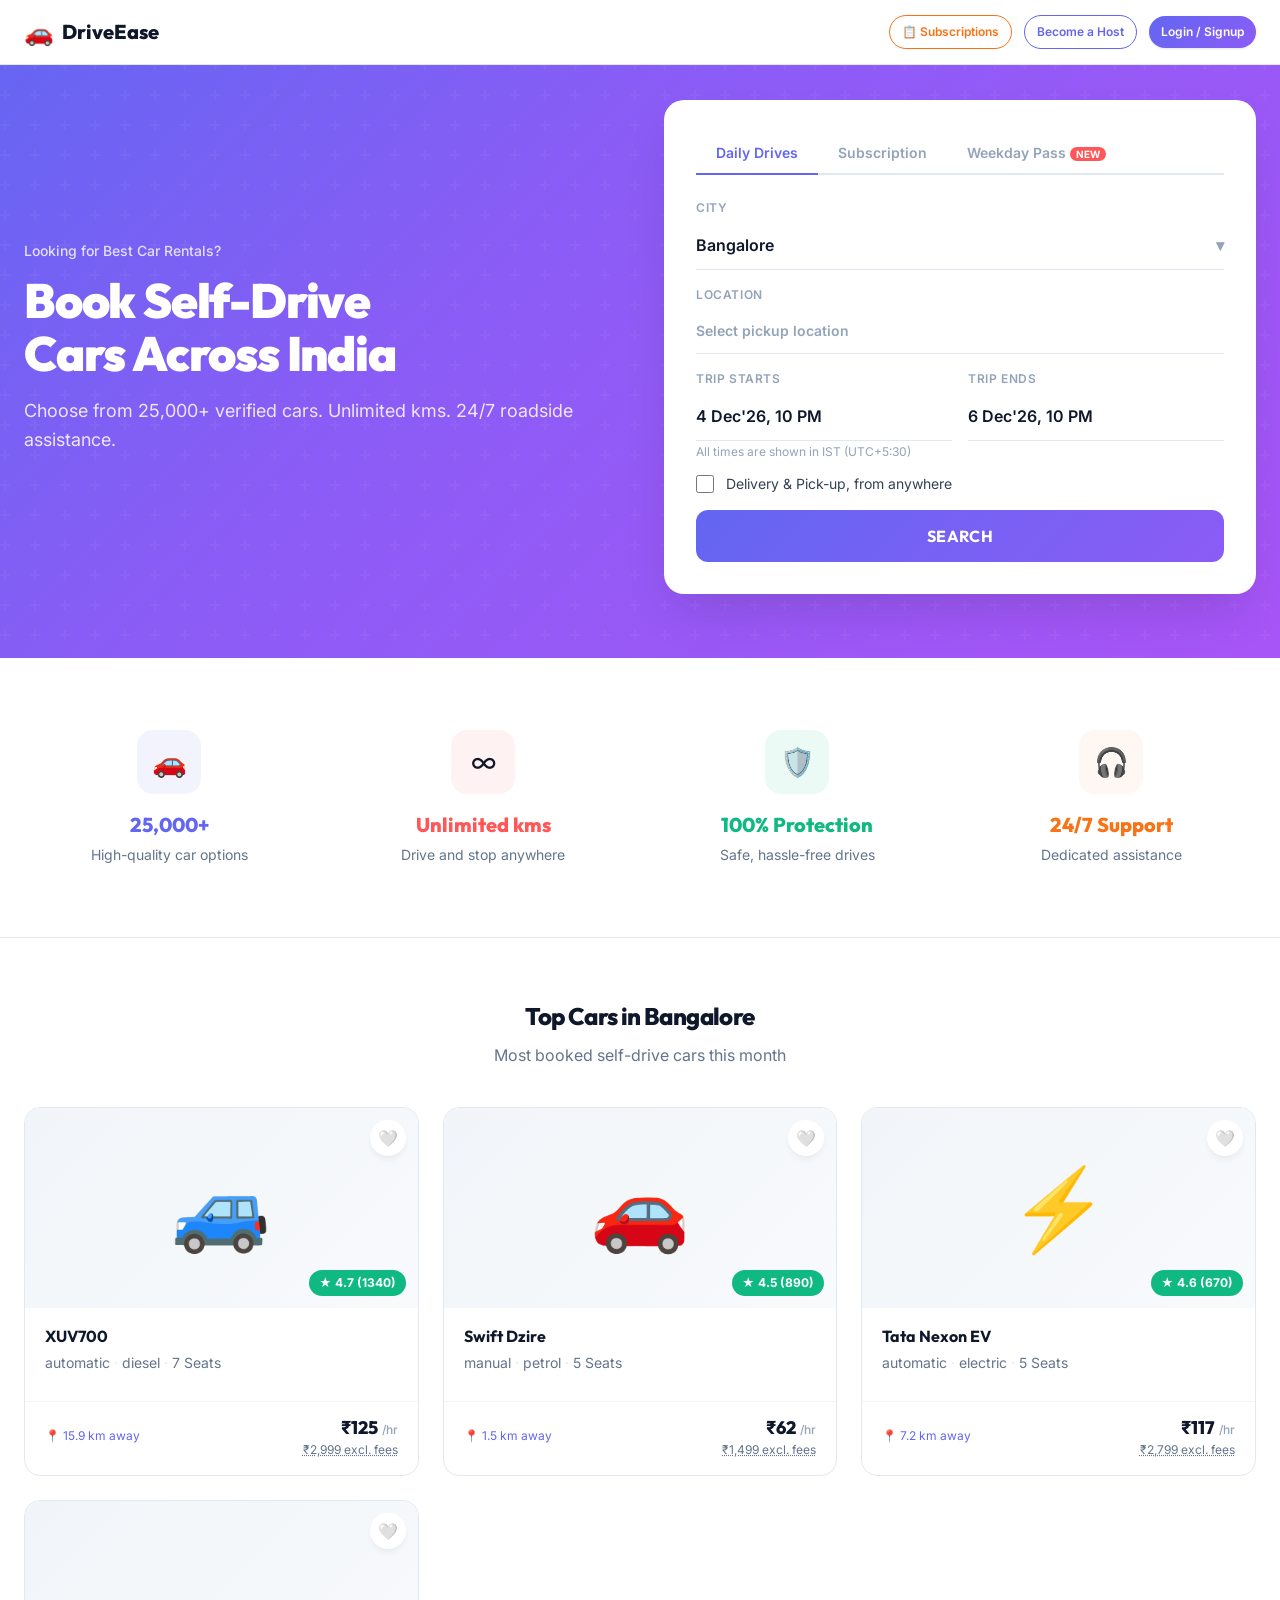
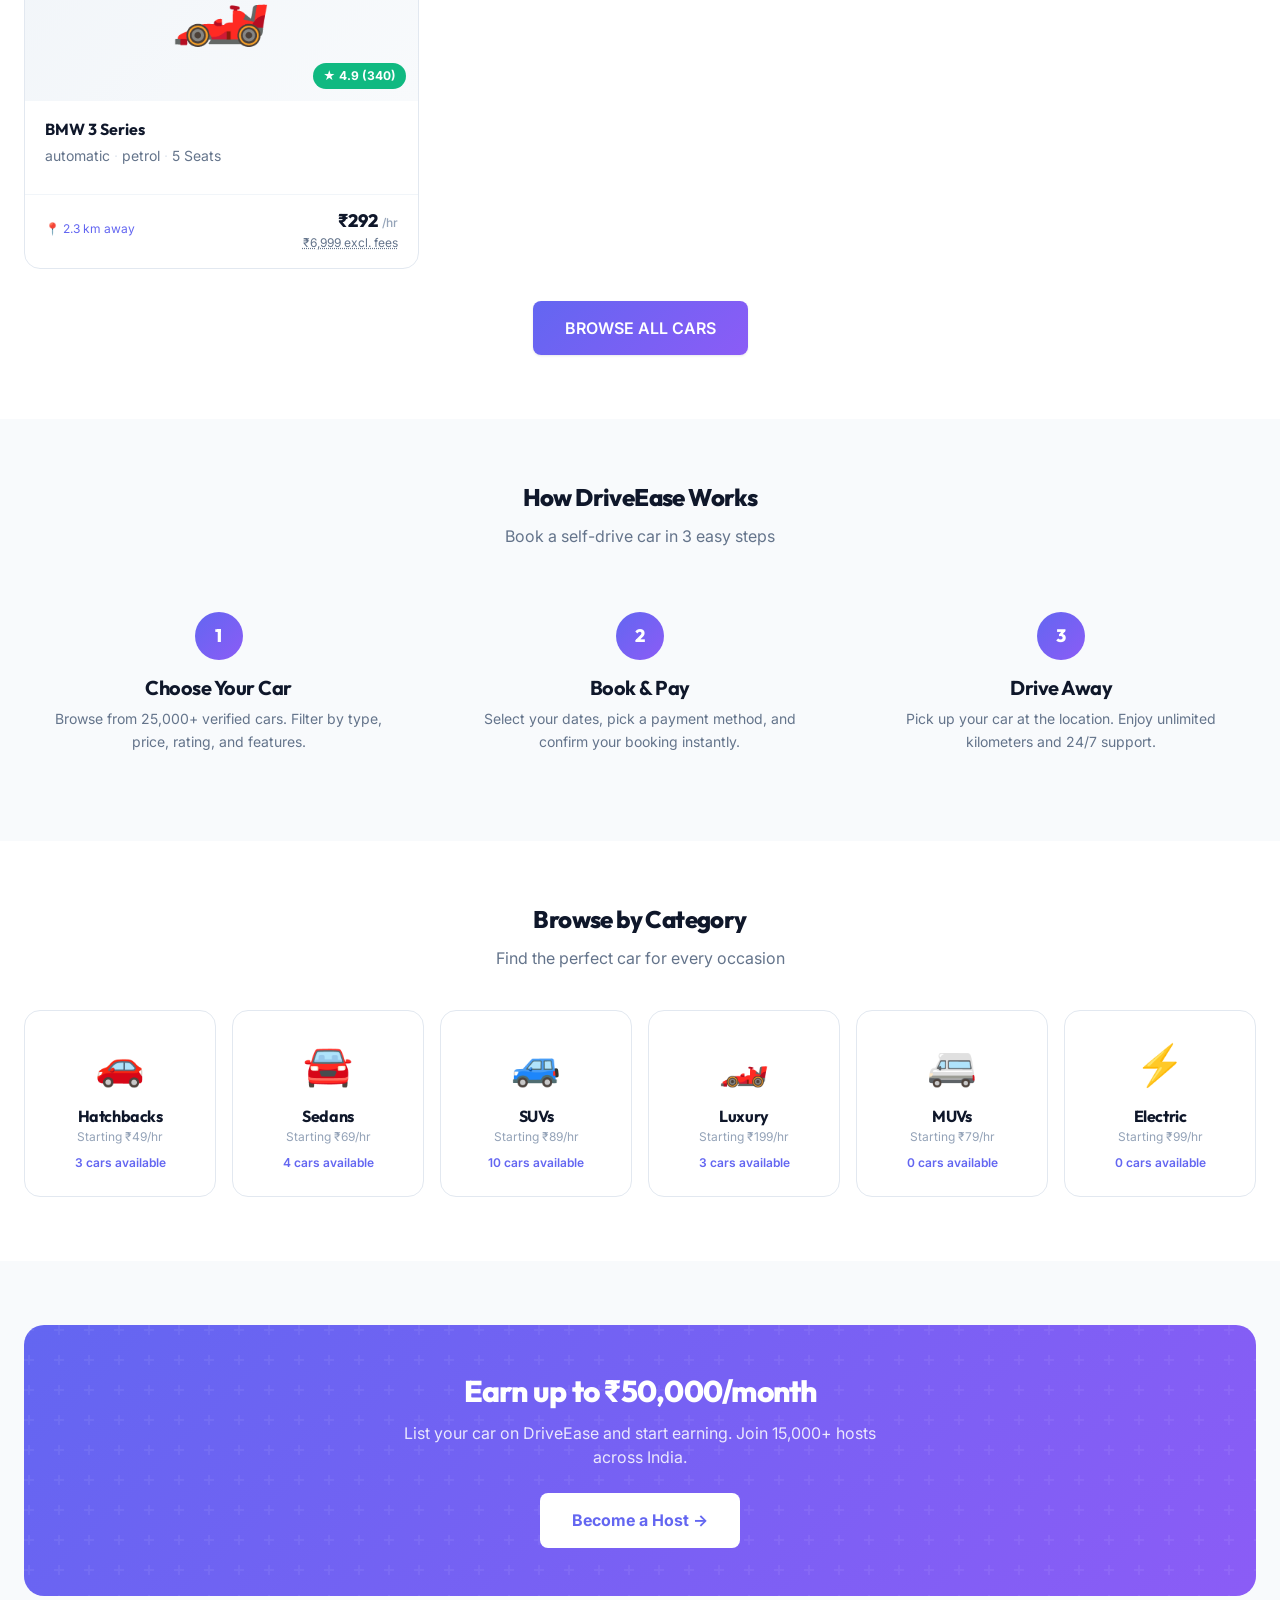
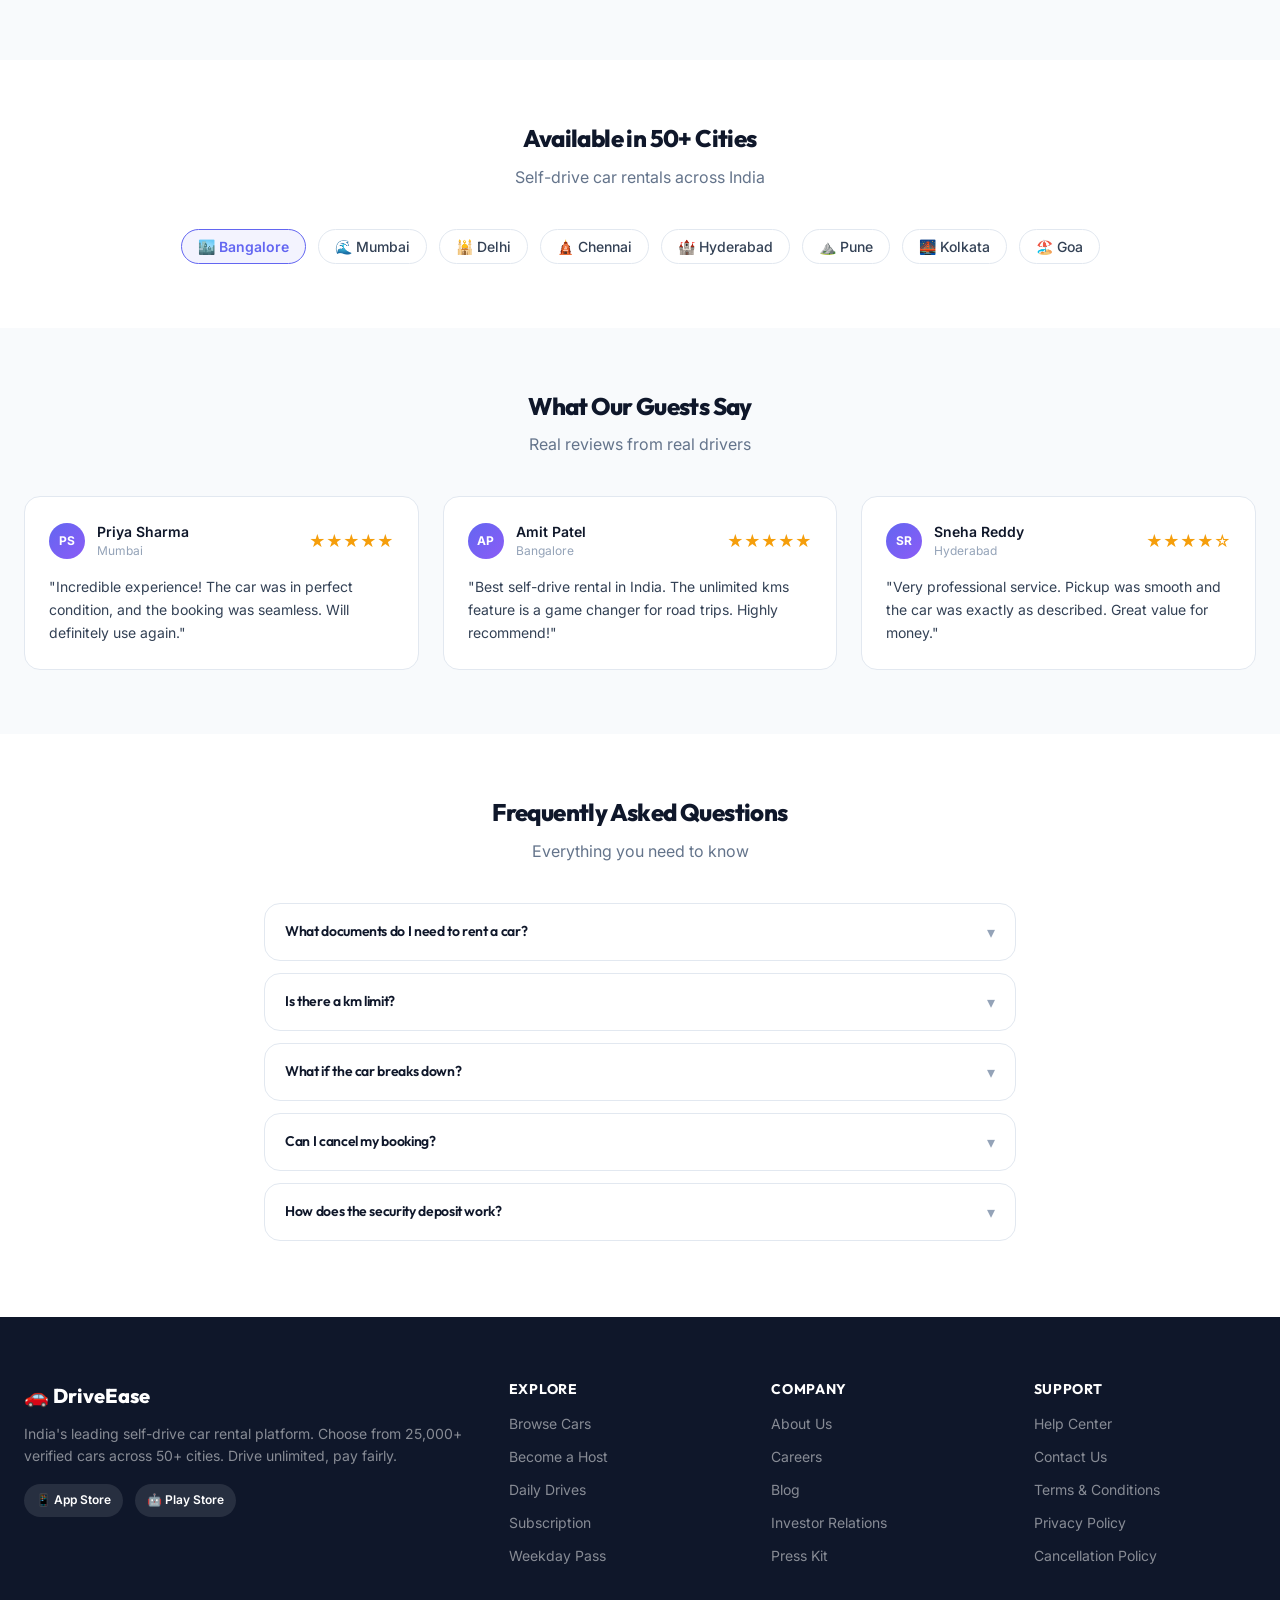
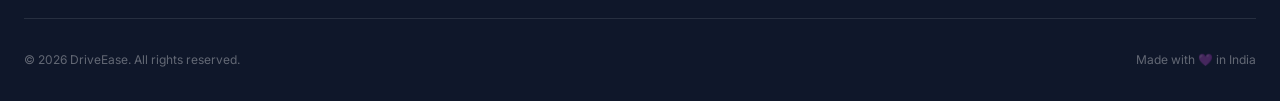
<file: index.html>
<!DOCTYPE html>
<html lang="en">
<head>
  <meta charset="UTF-8">
  <meta name="viewport" content="width=device-width, initial-scale=1.0, maximum-scale=1.0, user-scalable=no, viewport-fit=cover">
  <title>DriveEase — Self-Drive Car Rental | Book Cars Online</title>
  <meta name="description" content="India's #1 self-drive car rental platform. Choose from 25,000+ cars across 50+ cities. Book a self-drive car in minutes. Hatchbacks, Sedans, SUVs, Luxury cars available.">
  <meta name="keywords" content="self drive car rental, car rental India, rent a car, DriveEase, ZoomCar alternative, car hire">
  <meta name="author" content="DriveEase">
  <meta name="theme-color" content="#6366F1">
  <meta name="apple-mobile-web-app-capable" content="yes">
  <meta name="apple-mobile-web-app-status-bar-style" content="black-translucent">
  <meta name="apple-mobile-web-app-title" content="DriveEase">
  <meta name="mobile-web-app-capable" content="yes">

  <!-- Open Graph -->
  <meta property="og:title" content="DriveEase — Self-Drive Car Rental">
  <meta property="og:description" content="Book self-drive cars from ₹99/hr. 25,000+ cars across 50+ cities.">
  <meta property="og:type" content="website">

  <!-- PWA Manifest -->
  <link rel="manifest" href="manifest.json">

  <!-- Fonts -->
  <link rel="preconnect" href="https://fonts.googleapis.com">
  <link rel="preconnect" href="https://fonts.gstatic.com" crossorigin>
  <link href="https://fonts.googleapis.com/css2?family=Inter:wght@400;500;600;700&family=Outfit:wght@400;500;600;700;800;900&display=swap" rel="stylesheet">

  <!-- Favicon -->
  <link rel="icon" href="data:image/svg+xml,<svg xmlns='http://www.w3.org/2000/svg' viewBox='0 0 100 100'><text y='0.9em' font-size='90'>🚗</text></svg>">
  <link rel="apple-touch-icon" href="data:image/svg+xml,<svg xmlns='http://www.w3.org/2000/svg' viewBox='0 0 100 100'><text y='0.9em' font-size='90'>🚗</text></svg>">

  <!-- Styles -->
  <link rel="stylesheet" href="css/variables.css">
  <link rel="stylesheet" href="css/base.css">
  <link rel="stylesheet" href="css/components.css">
  <link rel="stylesheet" href="css/pages.css">
  <link rel="stylesheet" href="css/datepicker.css">
  <link rel="stylesheet" href="css/admin.css">
  <link rel="stylesheet" href="css/subscription.css">
  <link rel="stylesheet" href="css/mobile.css">
</head>
<body>
  <div id="app">
    <!-- Loading state while JS loads -->
    <div style="min-height: 100vh; display: flex; align-items: center; justify-content: center; background: #F8FAFC;">
      <div style="text-align: center;">
        <div style="font-size: 3rem; margin-bottom: 1rem; animation: float 2s ease-in-out infinite;">🚗</div>
        <div style="font-family: 'Outfit', sans-serif; font-size: 1.5rem; font-weight: 700; color: #0F172A;">
          Drive<span style="color: #6366F1;">Ease</span>
        </div>
        <div style="margin-top: 1rem; width: 120px; height: 3px; background: #E2E8F0; border-radius: 999px; margin: 1rem auto; overflow: hidden;">
          <div style="width: 40%; height: 100%; background: linear-gradient(90deg, #6366F1, #8B5CF6); border-radius: 999px; animation: shimmer 1.5s ease-in-out infinite;"></div>
        </div>
        <p style="color: #94A3B8; font-size: 0.8rem; margin-top: 0.75rem;">Loading your ride...</p>
      </div>
    </div>
  </div>

  <!-- Scripts — order matters: data → utils → components → pages → app -->
  <script src="js/data.js"></script>
  <script src="js/db.js"></script>
  <script src="js/router.js"></script>

  <!-- Components -->
  <script src="js/components/toast.js"></script>
  <script src="js/components/datePicker.js"></script>
  <script src="js/components/invoice.js"></script>
  <script src="js/components/reviewCard.js"></script>
  <script src="js/components/carCard.js"></script>
  <script src="js/components/searchBar.js"></script>
  <script src="js/components/modal.js"></script>
  <script src="js/components/navbar.js"></script>
  <script src="js/components/footer.js"></script>
  <script src="js/components/bottomNav.js"></script>

  <!-- Pages -->
  <script src="js/pages/notFound.js"></script>
  <script src="js/pages/home.js"></script>
  <script src="js/pages/search.js"></script>
  <script src="js/pages/carDetail.js"></script>
  <script src="js/pages/booking.js"></script>
  <script src="js/pages/dashboard.js"></script>
  <script src="js/pages/hostDashboard.js"></script>
  <script src="js/pages/admin.js"></script>
  <script src="js/pages/finance.js"></script>
  <script src="js/pages/subscription.js"></script>

  <!-- Main App -->
  <script src="js/app.js"></script>
</body>
</html>
</file>
<file: css/variables.css>
/* ========================================
   DriveEase — Design Tokens (Light Modern)
   Premium Indigo/Violet + Coral Palette
   ======================================== */

:root {
  /* ---- Typography ---- */
  --font-body: 'Inter', -apple-system, BlinkMacSystemFont, 'Segoe UI', sans-serif;
  --font-display: 'Outfit', 'Inter', sans-serif;

  --text-xs: 0.75rem;
  --text-sm: 0.875rem;
  --text-base: 1rem;
  --text-lg: 1.125rem;
  --text-xl: 1.25rem;
  --text-2xl: 1.5rem;
  --text-3xl: 1.875rem;
  --text-4xl: 2.25rem;
  --text-5xl: 3rem;
  --text-6xl: 3.75rem;

  --leading-tight: 1.2;
  --leading-snug: 1.375;
  --leading-normal: 1.5;
  --leading-relaxed: 1.625;

  --tracking-tight: -0.025em;
  --tracking-normal: 0;
  --tracking-wide: 0.025em;
  --tracking-wider: 0.05em;
  --tracking-widest: 0.1em;

  /* ---- Primary — Indigo/Violet ---- */
  --color-primary: #6366F1;
  --color-primary-hover: #5558E6;
  --color-primary-light: #818CF8;
  --color-primary-lighter: #A5B4FC;
  --color-primary-subtle: rgba(99, 102, 241, 0.08);
  --color-primary-bg: rgba(99, 102, 241, 0.04);

  /* ---- Accent — Hot Coral ---- */
  --color-accent: #FF5757;
  --color-accent-hover: #EF4444;
  --color-accent-light: #FCA5A5;
  --color-accent-subtle: rgba(255, 87, 87, 0.08);

  /* ---- Secondary — Teal/Cyan ---- */
  --color-secondary: #06B6D4;
  --color-secondary-light: #22D3EE;
  --color-secondary-subtle: rgba(6, 182, 212, 0.08);

  /* ---- Warm — Orange/Amber ---- */
  --color-warm: #F97316;
  --color-warm-light: #FB923C;
  --color-warm-subtle: rgba(249, 115, 22, 0.06);

  /* ---- Backgrounds (Light Theme) ---- */
  --color-bg-page: #F8FAFC;
  --color-bg-card: #FFFFFF;
  --color-bg-sidebar: #FFFFFF;
  --color-bg-navbar: #FFFFFF;
  --color-bg-input: #F1F5F9;
  --color-bg-hover: #F0F2FF;
  --color-bg-active: #EEF0FF;
  --color-bg-hero: linear-gradient(135deg, #6366F1 0%, #8B5CF6 40%, #A855F7 100%);
  --color-bg-glass: rgba(255, 255, 255, 0.85);
  --color-bg-overlay: rgba(15, 23, 42, 0.5);
  --color-bg-badge: #F0F2FF;

  /* ---- Text ---- */
  --color-text-primary: #0F172A;
  --color-text-secondary: #334155;
  --color-text-tertiary: #64748B;
  --color-text-muted: #94A3B8;
  --color-text-on-primary: #FFFFFF;
  --color-text-link: #6366F1;

  /* ---- Borders ---- */
  --color-border: #E2E8F0;
  --color-border-light: #F1F5F9;
  --color-border-focus: #6366F1;

  /* ---- Status Colors ---- */
  --color-success: #10B981;
  --color-success-light: #34D399;
  --color-success-bg: rgba(16, 185, 129, 0.08);
  --color-warning: #F59E0B;
  --color-warning-light: #FBBF24;
  --color-warning-bg: rgba(245, 158, 11, 0.08);
  --color-danger: #EF4444;
  --color-danger-light: #F87171;
  --color-danger-bg: rgba(239, 68, 68, 0.08);
  --color-info: #3B82F6;
  --color-info-bg: rgba(59, 130, 246, 0.08);

  /* ---- Gradients ---- */
  --gradient-primary: linear-gradient(135deg, #6366F1, #8B5CF6);
  --gradient-primary-hover: linear-gradient(135deg, #5558E6, #7C3AED);
  --gradient-accent: linear-gradient(135deg, #FF5757, #FF8A65);
  --gradient-warm: linear-gradient(135deg, #F97316, #FBBF24);
  --gradient-cool: linear-gradient(135deg, #06B6D4, #3B82F6);
  --gradient-hero: linear-gradient(135deg, #6366F1 0%, #8B5CF6 40%, #A855F7 100%);
  --gradient-card: linear-gradient(180deg, #FFFFFF, #FAFBFF);
  --gradient-glass: linear-gradient(135deg, rgba(255,255,255,0.9), rgba(248,250,252,0.95));

  /* ---- Shadows ---- */
  --shadow-xs: 0 1px 2px rgba(15, 23, 42, 0.04);
  --shadow-sm: 0 1px 3px rgba(15, 23, 42, 0.06), 0 1px 2px rgba(15, 23, 42, 0.04);
  --shadow-md: 0 4px 6px -1px rgba(15, 23, 42, 0.06), 0 2px 4px -2px rgba(15, 23, 42, 0.04);
  --shadow-lg: 0 10px 15px -3px rgba(15, 23, 42, 0.06), 0 4px 6px -4px rgba(15, 23, 42, 0.04);
  --shadow-xl: 0 20px 25px -5px rgba(15, 23, 42, 0.08), 0 8px 10px -6px rgba(15, 23, 42, 0.04);
  --shadow-2xl: 0 25px 50px -12px rgba(15, 23, 42, 0.15);
  --shadow-card: 0 1px 3px rgba(15, 23, 42, 0.05), 0 1px 2px rgba(15, 23, 42, 0.03);
  --shadow-card-hover: 0 10px 25px -5px rgba(99, 102, 241, 0.12), 0 4px 10px -4px rgba(15, 23, 42, 0.06);
  --shadow-glow-primary: 0 0 20px rgba(99, 102, 241, 0.25);
  --shadow-glow-accent: 0 0 20px rgba(255, 87, 87, 0.25);
  --shadow-navbar: 0 1px 3px rgba(15, 23, 42, 0.06);

  /* ---- Border Radius ---- */
  --radius-sm: 6px;
  --radius-md: 8px;
  --radius-lg: 12px;
  --radius-xl: 16px;
  --radius-2xl: 20px;
  --radius-3xl: 24px;
  --radius-full: 9999px;

  /* ---- Spacing ---- */
  --space-1: 4px;
  --space-2: 8px;
  --space-3: 12px;
  --space-4: 16px;
  --space-5: 20px;
  --space-6: 24px;
  --space-8: 32px;
  --space-10: 40px;
  --space-12: 48px;
  --space-16: 64px;
  --space-20: 80px;

  /* ---- Z-Index ---- */
  --z-dropdown: 100;
  --z-sticky: 200;
  --z-fixed: 300;
  --z-modal-backdrop: 400;
  --z-modal: 500;
  --z-toast: 600;

  /* ---- Transitions ---- */
  --transition-fast: 0.15s ease;
  --transition-normal: 0.25s ease;
  --transition-slow: 0.4s ease;
  --ease-out: cubic-bezier(0.16, 1, 0.3, 1);
  --ease-spring: cubic-bezier(0.34, 1.56, 0.64, 1);
}
</file>
<file: css/base.css>
/* ========================================
   DriveEase — Base Styles (Light Theme)
   ======================================== */

/* ---- Reset ---- */
*, *::before, *::after {
  margin: 0;
  padding: 0;
  box-sizing: border-box;
}

html {
  scroll-behavior: smooth;
  -webkit-text-size-adjust: 100%;
  -webkit-tap-highlight-color: transparent;
}

body {
  font-family: var(--font-body);
  font-size: var(--text-base);
  line-height: var(--leading-normal);
  color: var(--color-text-primary);
  background: var(--color-bg-page);
  min-height: 100vh;
  -webkit-font-smoothing: antialiased;
  -moz-osx-font-smoothing: grayscale;
  overflow-x: hidden;
}

a {
  color: var(--color-text-link);
  text-decoration: none;
  transition: color var(--transition-fast);
}

a:hover {
  color: var(--color-primary-hover);
}

img {
  max-width: 100%;
  height: auto;
  display: block;
}

button {
  font-family: inherit;
  cursor: pointer;
  border: none;
  background: none;
}

input, select, textarea {
  font-family: inherit;
  font-size: inherit;
}

h1, h2, h3, h4, h5, h6 {
  font-family: var(--font-display);
  font-weight: 700;
  line-height: var(--leading-tight);
  color: var(--color-text-primary);
  letter-spacing: var(--tracking-tight);
}

h1 { font-size: var(--text-4xl); font-weight: 800; }
h2 { font-size: var(--text-3xl); font-weight: 800; }
h3 { font-size: var(--text-2xl); }
h4 { font-size: var(--text-xl); }

/* ---- Container ---- */
.container {
  width: 100%;
  max-width: 1280px;
  margin: 0 auto;
  padding: 0 var(--space-6);
}

.container-sm { max-width: 800px; }
.container-lg { max-width: 1440px; }

/* ---- Utility ---- */
.text-center { text-align: center; }
.text-muted { color: var(--color-text-muted); }
.text-primary { color: var(--color-primary); }
.text-accent { color: var(--color-accent); }

.sr-only {
  position: absolute;
  width: 1px; height: 1px;
  padding: 0; margin: -1px;
  overflow: hidden;
  clip: rect(0,0,0,0);
  white-space: nowrap;
  border: 0;
}

/* ---- Selection ---- */
::selection {
  background: var(--color-primary);
  color: white;
}

/* ---- Scrollbar ---- */
::-webkit-scrollbar {
  width: 6px;
  height: 6px;
}
::-webkit-scrollbar-track {
  background: transparent;
}
::-webkit-scrollbar-thumb {
  background: var(--color-border);
  border-radius: var(--radius-full);
}
::-webkit-scrollbar-thumb:hover {
  background: var(--color-text-muted);
}

/* ---- Animations ---- */
@keyframes fadeIn {
  from { opacity: 0; }
  to { opacity: 1; }
}

@keyframes fadeInUp {
  from { opacity: 0; transform: translateY(16px); }
  to { opacity: 1; transform: translateY(0); }
}

@keyframes fadeInDown {
  from { opacity: 0; transform: translateY(-16px); }
  to { opacity: 1; transform: translateY(0); }
}

@keyframes slideInRight {
  from { opacity: 0; transform: translateX(20px); }
  to { opacity: 1; transform: translateX(0); }
}

@keyframes slideInLeft {
  from { opacity: 0; transform: translateX(-20px); }
  to { opacity: 1; transform: translateX(0); }
}

@keyframes slideUp {
  from { transform: translateY(100%); }
  to { transform: translateY(0); }
}

@keyframes scaleIn {
  from { opacity: 0; transform: scale(0.95); }
  to { opacity: 1; transform: scale(1); }
}

@keyframes pulse {
  0%, 100% { opacity: 1; }
  50% { opacity: 0.5; }
}

@keyframes shimmer {
  0% { transform: translateX(-100%); }
  100% { transform: translateX(200%); }
}

@keyframes float {
  0%, 100% { transform: translateY(0); }
  50% { transform: translateY(-8px); }
}

@keyframes spin {
  to { transform: rotate(360deg); }
}

.animate-fade-in { animation: fadeIn 0.4s var(--ease-out) both; }
.animate-fade-in-up { animation: fadeInUp 0.5s var(--ease-out) both; }
.animate-fade-in-down { animation: fadeInDown 0.4s var(--ease-out) both; }
.animate-slide-right { animation: slideInRight 0.4s var(--ease-out) both; }
.animate-scale-in { animation: scaleIn 0.3s var(--ease-out) both; }

.animate-delay-1 { animation-delay: 0.1s; }
.animate-delay-2 { animation-delay: 0.2s; }
.animate-delay-3 { animation-delay: 0.3s; }
.animate-delay-4 { animation-delay: 0.4s; }
</file>
<file: css/components.css>
/* ========================================
   DriveEase — Components (Light Theme)
   ======================================== */

/* ---- Navbar ---- */
.navbar {
  position: fixed;
  top: 0;
  left: 0;
  right: 0;
  z-index: var(--z-fixed);
  background: var(--color-bg-navbar);
  border-bottom: 1px solid var(--color-border);
  transition: all var(--transition-normal);
  padding: 0;
}

.navbar.scrolled {
  box-shadow: var(--shadow-navbar);
}

.navbar-inner {
  display: flex;
  align-items: center;
  justify-content: space-between;
  height: 64px;
}

.navbar-logo {
  display: flex;
  align-items: center;
  gap: var(--space-2);
  font-family: var(--font-display);
  font-size: var(--text-xl);
  font-weight: 800;
  color: var(--color-text-primary);
  text-decoration: none;
}

.navbar-logo-icon {
  font-size: 1.5rem;
}

.navbar-links {
  display: flex;
  align-items: center;
  gap: var(--space-1);
}

.navbar-link {
  padding: var(--space-2) var(--space-4);
  font-size: var(--text-sm);
  font-weight: 500;
  color: var(--color-text-secondary);
  border-radius: var(--radius-md);
  transition: all var(--transition-fast);
  text-decoration: none;
  white-space: nowrap;
}

.navbar-link:hover {
  color: var(--color-primary);
  background: var(--color-primary-subtle);
}

.navbar-link.active {
  color: var(--color-primary);
  font-weight: 600;
}

.navbar-actions {
  display: flex;
  align-items: center;
  gap: var(--space-3);
}

.navbar-mobile-btn {
  display: none;
  width: 40px;
  height: 40px;
  align-items: center;
  justify-content: center;
  font-size: var(--text-xl);
  border-radius: var(--radius-md);
  color: var(--color-text-secondary);
}

/* ---- Mobile Nav ---- */
.mobile-nav {
  display: none;
  position: fixed;
  top: 0;
  right: -320px;
  width: 320px;
  height: 100vh;
  background: var(--color-bg-card);
  z-index: var(--z-modal);
  padding: var(--space-8) var(--space-6);
  transition: right var(--transition-slow) var(--ease-out);
  flex-direction: column;
  gap: var(--space-2);
  box-shadow: var(--shadow-2xl);
  overflow-y: auto;
}

.mobile-nav.open {
  right: 0;
}

.mobile-nav-close {
  position: absolute;
  top: var(--space-4);
  right: var(--space-4);
  width: 40px;
  height: 40px;
  display: flex;
  align-items: center;
  justify-content: center;
  border-radius: var(--radius-full);
  font-size: var(--text-lg);
  background: var(--color-bg-input);
  color: var(--color-text-secondary);
}

.mobile-nav-link {
  display: block;
  padding: var(--space-3) var(--space-4);
  font-size: var(--text-base);
  font-weight: 500;
  color: var(--color-text-primary);
  border-radius: var(--radius-md);
  transition: all var(--transition-fast);
  text-decoration: none;
  text-align: left;
  width: 100%;
}

.mobile-nav-link:hover {
  background: var(--color-bg-hover);
  color: var(--color-primary);
}

@media (max-width: 768px) {
  .navbar-links { display: none; }
  .navbar-mobile-btn { display: flex; }
  .mobile-nav { display: flex; }
  .navbar-actions .btn:not(.navbar-mobile-btn) { display: none; }
  .navbar-actions #user-avatar { display: flex; }
  .navbar-actions .wallet-link { display: none; }
}

/* ---- Buttons ---- */
.btn {
  display: inline-flex;
  align-items: center;
  justify-content: center;
  gap: var(--space-2);
  padding: var(--space-3) var(--space-5);
  font-family: var(--font-body);
  font-size: var(--text-sm);
  font-weight: 600;
  border-radius: var(--radius-md);
  cursor: pointer;
  transition: all var(--transition-fast);
  white-space: nowrap;
  border: none;
  text-decoration: none;
  line-height: 1.4;
}

.btn-primary {
  background: var(--gradient-primary);
  color: white;
  box-shadow: var(--shadow-sm);
}

.btn-primary:hover {
  background: var(--gradient-primary-hover);
  box-shadow: var(--shadow-glow-primary);
  transform: translateY(-1px);
}

.btn-secondary {
  background: var(--color-bg-input);
  color: var(--color-text-secondary);
}

.btn-secondary:hover {
  background: var(--color-border);
  color: var(--color-text-primary);
}

.btn-outline {
  background: transparent;
  color: var(--color-primary);
  border: 1.5px solid var(--color-primary);
}

.btn-outline:hover {
  background: var(--color-primary-subtle);
}

.btn-ghost {
  background: transparent;
  color: var(--color-text-secondary);
}

.btn-ghost:hover {
  background: var(--color-bg-hover);
  color: var(--color-primary);
}

.btn-danger {
  background: var(--color-danger);
  color: white;
}

.btn-danger:hover {
  background: var(--color-danger-light);
  box-shadow: var(--shadow-glow-accent);
}

.btn-sm { padding: var(--space-2) var(--space-3); font-size: var(--text-xs); }
.btn-lg { padding: var(--space-4) var(--space-8); font-size: var(--text-base); }
.btn-full { width: 100%; }
.btn-icon { width: 40px; height: 40px; padding: 0; }

.btn:disabled, .btn.disabled {
  opacity: 0.5;
  cursor: not-allowed;
  pointer-events: none;
}

/* ---- Inputs ---- */
.input-group {
  display: flex;
  flex-direction: column;
  gap: var(--space-1);
}

.input-group label {
  font-size: var(--text-xs);
  font-weight: 600;
  color: var(--color-text-tertiary);
  text-transform: uppercase;
  letter-spacing: var(--tracking-wider);
}

.input, .select {
  width: 100%;
  padding: var(--space-3) var(--space-4);
  background: var(--color-bg-input);
  border: 1.5px solid transparent;
  border-radius: var(--radius-md);
  font-size: var(--text-sm);
  color: var(--color-text-primary);
  transition: all var(--transition-fast);
  outline: none;
}

.input:focus, .select:focus {
  border-color: var(--color-primary);
  background: white;
  box-shadow: 0 0 0 3px var(--color-primary-subtle);
}

.input::placeholder {
  color: var(--color-text-muted);
}

.select {
  appearance: none;
  background-image: url("data:image/svg+xml,%3Csvg xmlns='http://www.w3.org/2000/svg' width='12' height='12' fill='%2364748b' viewBox='0 0 16 16'%3E%3Cpath d='M8 11L3 6h10l-5 5z'/%3E%3C/svg%3E");
  background-repeat: no-repeat;
  background-position: right 12px center;
  padding-right: var(--space-10);
}

/* ---- Cards ---- */
.card {
  background: var(--color-bg-card);
  border: 1px solid var(--color-border);
  border-radius: var(--radius-xl);
  overflow: hidden;
  transition: all var(--transition-normal);
}

.card:hover {
  box-shadow: var(--shadow-card-hover);
  border-color: var(--color-primary-lighter);
}

/* ---- Badges ---- */
.badge {
  display: inline-flex;
  align-items: center;
  gap: var(--space-1);
  padding: 3px 10px;
  font-size: var(--text-xs);
  font-weight: 600;
  border-radius: var(--radius-full);
  white-space: nowrap;
}

.badge-primary {
  background: var(--color-primary-subtle);
  color: var(--color-primary);
}

.badge-success {
  background: var(--color-success-bg);
  color: var(--color-success);
}

.badge-warning {
  background: var(--color-warning-bg);
  color: var(--color-warning);
}

.badge-danger {
  background: var(--color-danger-bg);
  color: var(--color-danger);
}

.badge-accent {
  background: var(--color-accent-subtle);
  color: var(--color-accent);
}

.badge-info {
  background: var(--color-info-bg);
  color: var(--color-info);
}

/* ---- Rating Badge (ZoomCar-style) ---- */
.rating-badge {
  display: inline-flex;
  align-items: center;
  gap: 4px;
  padding: 4px 10px;
  background: var(--color-primary);
  color: white;
  border-radius: var(--radius-full);
  font-size: var(--text-xs);
  font-weight: 700;
}

.rating-badge.excellent {
  background: var(--color-success);
}

.rating-badge.good {
  background: var(--color-primary);
}

/* ---- Avatar ---- */
.avatar {
  width: 36px;
  height: 36px;
  border-radius: var(--radius-full);
  background: var(--gradient-primary);
  color: white;
  display: flex;
  align-items: center;
  justify-content: center;
  font-size: var(--text-xs);
  font-weight: 700;
  flex-shrink: 0;
}

.avatar-lg { width: 64px; height: 64px; font-size: var(--text-lg); }
.avatar-xl { width: 96px; height: 96px; font-size: var(--text-xl); }

/* ---- Tabs ---- */
.tabs {
  display: flex;
  gap: var(--space-1);
  background: var(--color-bg-input);
  border-radius: var(--radius-lg);
  padding: 4px;
  overflow-x: auto;
}

.tab {
  padding: var(--space-2) var(--space-4);
  font-size: var(--text-sm);
  font-weight: 500;
  color: var(--color-text-tertiary);
  border-radius: var(--radius-md);
  transition: all var(--transition-fast);
  white-space: nowrap;
  cursor: pointer;
  background: none;
  border: none;
}

.tab:hover {
  color: var(--color-text-primary);
}

.tab.active {
  background: white;
  color: var(--color-primary);
  font-weight: 600;
  box-shadow: var(--shadow-sm);
}

/* ---- Filter Chips (ZoomCar-style) ---- */
.filter-chips {
  display: flex;
  gap: var(--space-2);
  overflow-x: auto;
  padding-bottom: var(--space-2);
  scrollbar-width: none;
}

.filter-chips::-webkit-scrollbar { display: none; }

.filter-chip {
  display: inline-flex;
  align-items: center;
  gap: var(--space-2);
  padding: var(--space-2) var(--space-4);
  background: white;
  border: 1.5px solid var(--color-border);
  border-radius: var(--radius-full);
  font-size: var(--text-sm);
  font-weight: 500;
  color: var(--color-text-secondary);
  cursor: pointer;
  white-space: nowrap;
  transition: all var(--transition-fast);
}

.filter-chip:hover {
  border-color: var(--color-primary-lighter);
  color: var(--color-primary);
}

.filter-chip.active {
  background: var(--color-primary-subtle);
  border-color: var(--color-primary);
  color: var(--color-primary);
  font-weight: 600;
}

/* ---- Modal ---- */
.modal-overlay {
  position: fixed;
  inset: 0;
  background: var(--color-bg-overlay);
  backdrop-filter: blur(4px);
  z-index: var(--z-modal-backdrop);
  display: flex;
  align-items: center;
  justify-content: center;
  padding: var(--space-6);
  animation: fadeIn 0.2s var(--ease-out);
}

.modal {
  background: var(--color-bg-card);
  border-radius: var(--radius-2xl);
  width: 100%;
  max-width: 480px;
  max-height: 90vh;
  overflow-y: auto;
  animation: scaleIn 0.3s var(--ease-out);
  box-shadow: var(--shadow-2xl);
}

.modal-header {
  display: flex;
  align-items: center;
  justify-content: space-between;
  padding: var(--space-6);
  border-bottom: 1px solid var(--color-border-light);
}

.modal-header h3 {
  font-size: var(--text-xl);
}

.modal-close {
  width: 36px;
  height: 36px;
  border-radius: var(--radius-full);
  display: flex;
  align-items: center;
  justify-content: center;
  font-size: var(--text-lg);
  color: var(--color-text-muted);
  background: var(--color-bg-input);
  transition: all var(--transition-fast);
}

.modal-close:hover {
  background: var(--color-border);
  color: var(--color-text-primary);
}

.modal-body {
  padding: var(--space-6);
}

.modal-tabs {
  display: flex;
  gap: var(--space-1);
  margin-bottom: var(--space-6);
  background: var(--color-bg-input);
  border-radius: var(--radius-lg);
  padding: 4px;
}

.modal-tab {
  flex: 1;
  padding: var(--space-3);
  text-align: center;
  font-size: var(--text-sm);
  font-weight: 600;
  border-radius: var(--radius-md);
  cursor: pointer;
  transition: all var(--transition-fast);
  color: var(--color-text-tertiary);
  background: none;
  border: none;
}

.modal-tab.active {
  background: white;
  color: var(--color-primary);
  box-shadow: var(--shadow-sm);
}

.modal-divider {
  text-align: center;
  position: relative;
  margin: var(--space-6) 0;
  font-size: var(--text-xs);
  color: var(--color-text-muted);
}

.modal-divider::before,
.modal-divider::after {
  content: '';
  position: absolute;
  top: 50%;
  width: calc(50% - 60px);
  height: 1px;
  background: var(--color-border);
}

.modal-divider::before { left: 0; }
.modal-divider::after { right: 0; }

.social-login-btns {
  display: flex;
  gap: var(--space-3);
}

.social-btn {
  flex: 1;
  display: flex;
  align-items: center;
  justify-content: center;
  gap: var(--space-2);
  padding: var(--space-3);
  background: var(--color-bg-input);
  border: 1px solid var(--color-border);
  border-radius: var(--radius-md);
  font-size: var(--text-sm);
  font-weight: 500;
  color: var(--color-text-secondary);
  transition: all var(--transition-fast);
}

.social-btn:hover {
  background: var(--color-bg-hover);
  border-color: var(--color-primary-lighter);
}

.checkbox-label {
  display: flex;
  align-items: center;
  gap: var(--space-2);
  font-size: var(--text-sm);
  color: var(--color-text-secondary);
  cursor: pointer;
}

/* ---- Toast ---- */
.toast-container {
  position: fixed;
  top: 80px;
  right: var(--space-6);
  z-index: var(--z-toast);
  display: flex;
  flex-direction: column;
  gap: var(--space-3);
}

.toast {
  display: flex;
  align-items: flex-start;
  gap: var(--space-3);
  padding: var(--space-4) var(--space-5);
  background: var(--color-bg-card);
  border: 1px solid var(--color-border);
  border-radius: var(--radius-lg);
  box-shadow: var(--shadow-xl);
  min-width: 320px;
  max-width: 420px;
  animation: slideInRight 0.4s var(--ease-out);
  position: relative;
  overflow: hidden;
}

.toast::before {
  content: '';
  position: absolute;
  left: 0;
  top: 0;
  bottom: 0;
  width: 4px;
}

.toast.success::before { background: var(--color-success); }
.toast.error::before { background: var(--color-danger); }
.toast.warning::before { background: var(--color-warning); }
.toast.info::before { background: var(--color-info); }

.toast-icon {
  font-size: 1.25rem;
  flex-shrink: 0;
  margin-top: 1px;
}

.toast-content { flex: 1; }

.toast-title {
  font-weight: 600;
  font-size: var(--text-sm);
  color: var(--color-text-primary);
}

.toast-message {
  font-size: var(--text-xs);
  color: var(--color-text-tertiary);
  margin-top: 2px;
}

.toast-close {
  font-size: var(--text-sm);
  color: var(--color-text-muted);
  cursor: pointer;
  padding: 2px;
}

/* ---- Empty State ---- */
.empty-state {
  display: flex;
  flex-direction: column;
  align-items: center;
  justify-content: center;
  text-align: center;
  padding: var(--space-16) var(--space-6);
  min-height: 50vh;
}

.empty-state-icon {
  font-size: 4rem;
  margin-bottom: var(--space-6);
}

.empty-state h3 {
  margin-bottom: var(--space-3);
}

.empty-state p {
  color: var(--color-text-tertiary);
  max-width: 400px;
  line-height: var(--leading-relaxed);
}

/* ---- Stat Cards ---- */
.stat-card {
  padding: var(--space-6);
  background: var(--color-bg-card);
  border: 1px solid var(--color-border);
  border-radius: var(--radius-xl);
  transition: all var(--transition-normal);
}

.stat-card:hover {
  box-shadow: var(--shadow-card-hover);
  border-color: var(--color-primary-lighter);
}

.stat-value {
  font-family: var(--font-display);
  font-size: var(--text-3xl);
  font-weight: 800;
  color: var(--color-text-primary);
  margin-bottom: var(--space-1);
}

.stat-label {
  font-size: var(--text-sm);
  color: var(--color-text-tertiary);
}

/* ---- Range Slider ---- */
.range-slider {
  width: 100%;
  -webkit-appearance: none;
  appearance: none;
  height: 4px;
  background: var(--color-border);
  border-radius: var(--radius-full);
  outline: none;
}

.range-slider::-webkit-slider-thumb {
  -webkit-appearance: none;
  width: 20px;
  height: 20px;
  border-radius: 50%;
  background: var(--color-primary);
  cursor: pointer;
  border: 3px solid white;
  box-shadow: var(--shadow-md);
}

/* ---- Price Tag ---- */
.price-tag {
  font-family: var(--font-display);
  font-weight: 800;
  color: var(--color-text-primary);
}

.price-tag .currency { font-size: 0.85em; }
.price-tag .unit {
  font-size: var(--text-xs);
  font-weight: 500;
  color: var(--color-text-muted);
}

/* ---- Section ---- */
.section {
  padding: var(--space-16) 0;
}

.section-title {
  font-size: var(--text-2xl);
  font-weight: 800;
  text-align: center;
  margin-bottom: var(--space-3);
}

.section-subtitle {
  text-align: center;
  color: var(--color-text-tertiary);
  margin-bottom: var(--space-10);
  max-width: 500px;
  margin-left: auto;
  margin-right: auto;
}

/* ---- Footer ---- */
.footer {
  background: var(--color-text-primary);
  color: rgba(255, 255, 255, 0.7);
  padding: var(--space-16) 0 var(--space-8);
}

.footer-grid {
  display: grid;
  grid-template-columns: 2fr 1fr 1fr 1fr;
  gap: var(--space-10);
  margin-bottom: var(--space-10);
}

.footer-brand {
  font-family: var(--font-display);
  font-size: var(--text-xl);
  font-weight: 800;
  color: white;
  margin-bottom: var(--space-3);
  display: flex;
  align-items: center;
  gap: var(--space-2);
}

.footer-desc {
  font-size: var(--text-sm);
  line-height: var(--leading-relaxed);
  margin-bottom: var(--space-4);
  color: rgba(255,255,255,0.5);
}

.footer-col h4 {
  color: white;
  font-size: var(--text-sm);
  text-transform: uppercase;
  letter-spacing: var(--tracking-wider);
  margin-bottom: var(--space-4);
}

.footer-link {
  display: block;
  font-size: var(--text-sm);
  color: rgba(255,255,255,0.5);
  margin-bottom: var(--space-3);
  transition: color var(--transition-fast);
  text-decoration: none;
}

.footer-link:hover {
  color: white;
}

.footer-bottom {
  display: flex;
  align-items: center;
  justify-content: space-between;
  padding-top: var(--space-8);
  border-top: 1px solid rgba(255,255,255,0.1);
  font-size: var(--text-xs);
  color: rgba(255,255,255,0.35);
}

@media (max-width: 768px) {
  .footer-grid {
    grid-template-columns: 1fr 1fr;
    gap: var(--space-6);
  }
}

@media (max-width: 480px) {
  .footer-grid {
    grid-template-columns: 1fr;
  }
}
</file>
<file: css/pages.css>
/* ========================================
   DriveEase — Page Layouts (ZoomCar-Style)
   ======================================== */

/* ---- HERO (Homepage) ---- */
.hero {
  background: var(--gradient-hero);
  padding: 100px 0 var(--space-16);
  position: relative;
  overflow: hidden;
  min-height: 520px;
}

.hero::before {
  content: '';
  position: absolute;
  inset: 0;
  background: url("data:image/svg+xml,%3Csvg width='60' height='60' viewBox='0 0 60 60' xmlns='http://www.w3.org/2000/svg'%3E%3Cg fill='none' fill-rule='evenodd'%3E%3Cg fill='%23ffffff' fill-opacity='0.04'%3E%3Cpath d='M36 34v-4h-2v4h-4v2h4v4h2v-4h4v-2h-4zm0-30V0h-2v4h-4v2h4v4h2V6h4V4h-4zM6 34v-4H4v4H0v2h4v4h2v-4h4v-2H6zM6 4V0H4v4H0v2h4v4h2V6h4V4H6z'/%3E%3C/g%3E%3C/g%3E%3C/svg%3E");
  pointer-events: none;
}

.hero-layout {
  display: grid;
  grid-template-columns: 1fr 1fr;
  gap: var(--space-12);
  align-items: center;
}

.hero-text {
  color: white;
}

.hero-text .subtitle {
  font-size: var(--text-sm);
  font-weight: 500;
  opacity: 0.8;
  margin-bottom: var(--space-3);
}

.hero-text h1 {
  font-size: var(--text-5xl);
  font-weight: 900;
  color: white;
  line-height: 1.1;
  margin-bottom: var(--space-4);
}

.hero-text p {
  font-size: var(--text-lg);
  opacity: 0.85;
  line-height: var(--leading-relaxed);
}

/* ---- Search Card (ZoomCar-style) ---- */
.search-card {
  background: white;
  border-radius: var(--radius-2xl);
  padding: var(--space-8);
  box-shadow: var(--shadow-2xl);
  position: relative;
  z-index: 1;
}

.search-card-tabs {
  display: flex;
  gap: 0;
  margin-bottom: var(--space-6);
  border-bottom: 2px solid var(--color-border);
}

.search-card-tab {
  padding: var(--space-3) var(--space-5);
  font-size: var(--text-sm);
  font-weight: 600;
  color: var(--color-text-muted);
  border-bottom: 2px solid transparent;
  margin-bottom: -2px;
  cursor: pointer;
  transition: all var(--transition-fast);
  background: none;
  border-top: none;
  border-left: none;
  border-right: none;
}

.search-card-tab.active {
  color: var(--color-primary);
  border-bottom-color: var(--color-primary);
}

.search-card-field {
  margin-bottom: var(--space-4);
}

.search-card-field label {
  display: block;
  font-size: var(--text-xs);
  font-weight: 600;
  color: var(--color-text-muted);
  text-transform: uppercase;
  letter-spacing: var(--tracking-wider);
  margin-bottom: var(--space-1);
}

.search-card-field .field-value {
  font-size: var(--text-base);
  font-weight: 600;
  color: var(--color-text-primary);
  padding: var(--space-3) 0;
  border-bottom: 1px solid var(--color-border);
  cursor: pointer;
  display: flex;
  align-items: center;
  justify-content: space-between;
}

.search-card-field .field-value:hover {
  border-bottom-color: var(--color-primary);
}

.search-card-dates {
  display: grid;
  grid-template-columns: 1fr 1fr;
  gap: var(--space-4);
}

.search-card-btn {
  width: 100%;
  padding: var(--space-4);
  background: var(--gradient-primary);
  color: white;
  font-size: var(--text-base);
  font-weight: 700;
  font-family: var(--font-display);
  letter-spacing: var(--tracking-wide);
  border-radius: var(--radius-lg);
  border: none;
  cursor: pointer;
  margin-top: var(--space-4);
  transition: all var(--transition-fast);
}

.search-card-btn:hover {
  background: var(--gradient-primary-hover);
  box-shadow: var(--shadow-glow-primary);
  transform: translateY(-1px);
}

/* ---- USP Banner ---- */
.usp-banner {
  display: grid;
  grid-template-columns: repeat(4, 1fr);
  gap: var(--space-6);
  padding: var(--space-12) 0;
}

.usp-item {
  text-align: center;
  padding: var(--space-6);
}

.usp-icon {
  width: 64px;
  height: 64px;
  margin: 0 auto var(--space-4);
  background: var(--color-primary-subtle);
  border-radius: var(--radius-xl);
  display: flex;
  align-items: center;
  justify-content: center;
  font-size: 1.75rem;
}

.usp-title {
  font-family: var(--font-display);
  font-size: var(--text-xl);
  font-weight: 800;
  color: var(--color-primary);
  margin-bottom: var(--space-1);
}

.usp-desc {
  font-size: var(--text-sm);
  color: var(--color-text-tertiary);
}

@media (max-width: 768px) {
  .usp-banner {
    grid-template-columns: 1fr 1fr;
    gap: var(--space-4);
  }
}

/* ---- Car Cards (ZoomCar-style) ---- */
.car-grid {
  display: grid;
  grid-template-columns: repeat(3, 1fr);
  gap: var(--space-6);
}

@media (max-width: 1024px) {
  .car-grid { grid-template-columns: repeat(2, 1fr); }
}

@media (max-width: 640px) {
  .car-grid { grid-template-columns: 1fr; }
}

.car-card {
  background: white;
  border: 1px solid var(--color-border);
  border-radius: var(--radius-xl);
  overflow: hidden;
  transition: all var(--transition-normal);
  cursor: pointer;
  position: relative;
}

.car-card:hover {
  box-shadow: var(--shadow-card-hover);
  border-color: var(--color-primary-lighter);
  transform: translateY(-2px);
}

.car-card-image {
  position: relative;
  height: 200px;
  background: var(--color-bg-input);
  overflow: hidden;
}

.car-card-image img {
  width: 100%;
  height: 100%;
  object-fit: cover;
}

.car-card-emoji {
  width: 100%;
  height: 100%;
  display: flex;
  align-items: center;
  justify-content: center;
  font-size: 5rem;
  background: linear-gradient(135deg, var(--color-bg-input), var(--color-bg-page));
}

.car-card-fav {
  position: absolute;
  top: var(--space-3);
  right: var(--space-3);
  width: 36px;
  height: 36px;
  border-radius: var(--radius-full);
  background: white;
  display: flex;
  align-items: center;
  justify-content: center;
  font-size: 1rem;
  box-shadow: var(--shadow-md);
  z-index: 2;
  transition: all var(--transition-fast);
  border: none;
  cursor: pointer;
}

.car-card-fav:hover {
  transform: scale(1.1);
}

.car-card-fav.active {
  background: var(--color-accent);
  color: white;
}

.car-card-badge {
  position: absolute;
  top: var(--space-3);
  left: var(--space-3);
  z-index: 2;
}

.car-card-rating {
  position: absolute;
  bottom: var(--space-3);
  right: var(--space-3);
  z-index: 2;
}

.car-card-body {
  padding: var(--space-4) var(--space-5);
}

.car-card-title {
  font-family: var(--font-display);
  font-size: var(--text-base);
  font-weight: 700;
  color: var(--color-text-primary);
  margin-bottom: var(--space-1);
}

.car-card-specs {
  font-size: var(--text-sm);
  color: var(--color-text-tertiary);
  margin-bottom: var(--space-3);
}

.car-card-specs span::before {
  content: ' · ';
  color: var(--color-border);
}

.car-card-specs span:first-child::before {
  display: none;
}

.car-card-footer {
  display: flex;
  align-items: center;
  justify-content: space-between;
  padding: var(--space-3) var(--space-5) var(--space-4);
  border-top: 1px solid var(--color-border-light);
}

.car-card-distance {
  display: flex;
  align-items: center;
  gap: var(--space-1);
  font-size: var(--text-xs);
  color: var(--color-primary);
}

.car-card-price {
  text-align: right;
}

.car-card-price .amount {
  font-family: var(--font-display);
  font-size: var(--text-lg);
  font-weight: 800;
  color: var(--color-text-primary);
}

.car-card-price .unit {
  font-size: var(--text-xs);
  color: var(--color-text-muted);
  font-weight: 500;
}

.car-card-price .total {
  font-size: var(--text-xs);
  color: var(--color-text-tertiary);
  text-decoration: underline;
  text-decoration-style: dotted;
}

/* ---- SEARCH PAGE (ZoomCar-style) ---- */
.search-page {
  padding-top: 80px;
  min-height: 100vh;
}

.search-header {
  background: white;
  border-bottom: 1px solid var(--color-border);
  padding: var(--space-4) 0;
  position: sticky;
  top: 64px;
  z-index: var(--z-sticky);
}

.search-header-inner {
  display: flex;
  align-items: center;
  gap: var(--space-4);
}

.search-location {
  display: flex;
  align-items: center;
  gap: var(--space-2);
  font-size: var(--text-sm);
  font-weight: 600;
  color: var(--color-text-primary);
}

.search-dates {
  display: flex;
  align-items: center;
  gap: var(--space-4);
  margin-left: auto;
}

.search-date-box {
  text-align: center;
  padding: var(--space-2) var(--space-4);
  background: var(--color-bg-input);
  border-radius: var(--radius-md);
  cursor: pointer;
}

.search-date-box .date { font-weight: 700; font-size: var(--text-sm); }
.search-date-box .time { font-size: var(--text-xs); color: var(--color-text-muted); }

.search-layout {
  display: grid;
  grid-template-columns: 280px 1fr;
  gap: var(--space-6);
  padding: var(--space-6) 0;
}

/* Sidebar Filters (ZoomCar-style) */
.search-sidebar {
  position: sticky;
  top: 140px;
  max-height: calc(100vh - 160px);
  overflow-y: auto;
  padding: var(--space-6);
  background: white;
  border: 1px solid var(--color-border);
  border-radius: var(--radius-xl);
  scrollbar-width: none;
}

.search-sidebar::-webkit-scrollbar { display: none; }

.filter-section {
  margin-bottom: var(--space-6);
  padding-bottom: var(--space-6);
  border-bottom: 1px solid var(--color-border-light);
}

.filter-section:last-child {
  margin-bottom: 0;
  padding-bottom: 0;
  border-bottom: none;
}

.filter-title {
  display: flex;
  align-items: center;
  justify-content: space-between;
  font-size: var(--text-sm);
  font-weight: 700;
  color: var(--color-text-primary);
  margin-bottom: var(--space-4);
  cursor: pointer;
}

.filter-title .toggle-icon {
  font-size: var(--text-xs);
  color: var(--color-text-muted);
}

.filter-option {
  display: flex;
  align-items: center;
  gap: var(--space-3);
  padding: var(--space-2) 0;
  font-size: var(--text-sm);
  color: var(--color-text-secondary);
  cursor: pointer;
}

.filter-option input[type="checkbox"] {
  width: 18px;
  height: 18px;
  accent-color: var(--color-primary);
}

.filter-range-labels {
  display: flex;
  justify-content: space-between;
  font-size: var(--text-xs);
  color: var(--color-text-muted);
  margin-top: var(--space-2);
}

/* Search Results Area */
.search-results {
  min-height: 50vh;
}

.search-results-header {
  display: flex;
  align-items: center;
  justify-content: space-between;
  margin-bottom: var(--space-4);
}

.search-results-count {
  font-size: var(--text-sm);
  color: var(--color-text-tertiary);
}

@media (max-width: 1024px) {
  .search-layout {
    grid-template-columns: 1fr;
  }
  .search-sidebar {
    position: static;
    max-height: unset;
  }
}

/* ---- CAR DETAIL PAGE (ZoomCar-style) ---- */
.detail-page {
  padding-top: 80px;
  min-height: 100vh;
}

.detail-header {
  background: white;
  border-bottom: 1px solid var(--color-border);
  padding: var(--space-3) 0;
}

.detail-header-inner {
  display: flex;
  align-items: center;
  gap: var(--space-4);
}

.detail-back {
  display: flex;
  align-items: center;
  gap: var(--space-2);
  font-size: var(--text-sm);
  font-weight: 600;
  color: var(--color-primary);
  cursor: pointer;
  background: none;
  border: none;
}

.detail-layout {
  display: grid;
  grid-template-columns: 1fr 380px;
  gap: var(--space-8);
  padding: var(--space-8) 0;
  align-items: flex-start;
}

/* Image Gallery */
.detail-gallery {
  background: white;
  border-radius: var(--radius-xl);
  overflow: hidden;
  border: 1px solid var(--color-border);
}

.detail-gallery-main {
  height: 400px;
  display: flex;
  align-items: center;
  justify-content: center;
  background: var(--color-bg-input);
  font-size: 8rem;
  position: relative;
}

.detail-gallery-nav {
  position: absolute;
  top: 50%;
  transform: translateY(-50%);
  width: 40px;
  height: 40px;
  border-radius: var(--radius-full);
  background: white;
  box-shadow: var(--shadow-md);
  display: flex;
  align-items: center;
  justify-content: center;
  cursor: pointer;
  z-index: 2;
  border: none;
  font-size: var(--text-lg);
}

.detail-gallery-nav.prev { left: var(--space-4); }
.detail-gallery-nav.next { right: var(--space-4); }

.detail-gallery-counter {
  position: absolute;
  bottom: var(--space-3);
  right: var(--space-3);
  background: rgba(0,0,0,0.6);
  color: white;
  font-size: var(--text-xs);
  font-weight: 600;
  padding: 4px 10px;
  border-radius: var(--radius-md);
}

.detail-gallery-actions {
  position: absolute;
  top: var(--space-4);
  right: var(--space-4);
  display: flex;
  gap: var(--space-2);
}

.detail-gallery-action {
  width: 40px;
  height: 40px;
  border-radius: var(--radius-full);
  background: white;
  box-shadow: var(--shadow-md);
  display: flex;
  align-items: center;
  justify-content: center;
  cursor: pointer;
  font-size: 1.1rem;
  border: none;
  transition: all var(--transition-fast);
}

.detail-gallery-action:hover {
  transform: scale(1.1);
}

.detail-gallery-thumbs {
  display: flex;
  gap: var(--space-2);
  padding: var(--space-3);
  overflow-x: auto;
}

.detail-gallery-thumb {
  flex-shrink: 0;
  width: 80px;
  height: 60px;
  border-radius: var(--radius-md);
  background: var(--color-bg-input);
  display: flex;
  align-items: center;
  justify-content: center;
  font-size: 2rem;
  cursor: pointer;
  border: 2px solid transparent;
  transition: all var(--transition-fast);
}

.detail-gallery-thumb.active {
  border-color: var(--color-primary);
}

/* Detail Info */
.detail-info {
  padding: var(--space-6);
}

.detail-car-name {
  font-size: var(--text-3xl);
  font-weight: 800;
  margin-bottom: var(--space-2);
}

.detail-car-specs {
  font-size: var(--text-base);
  color: var(--color-text-tertiary);
  margin-bottom: var(--space-3);
}

.detail-car-host {
  display: flex;
  align-items: center;
  gap: var(--space-2);
  font-size: var(--text-sm);
  color: var(--color-text-secondary);
  margin-bottom: var(--space-6);
}

.detail-tabs {
  display: flex;
  gap: 0;
  border-bottom: 2px solid var(--color-border);
  margin-bottom: var(--space-6);
  overflow-x: auto;
}

.detail-tab {
  padding: var(--space-3) var(--space-5);
  font-size: var(--text-sm);
  font-weight: 600;
  color: var(--color-text-muted);
  border-bottom: 2px solid transparent;
  margin-bottom: -2px;
  cursor: pointer;
  transition: all var(--transition-fast);
  white-space: nowrap;
  background: none;
  border-top: none;
  border-left: none;
  border-right: none;
}

.detail-tab.active {
  color: var(--color-primary);
  border-bottom-color: var(--color-primary);
}

/* Right Sidebar — Checkout Panel */
.detail-checkout {
  position: sticky;
  top: 80px;
  display: flex;
  flex-direction: column;
  gap: var(--space-4);
}

.checkout-card {
  background: white;
  border: 1px solid var(--color-border);
  border-radius: var(--radius-xl);
  padding: var(--space-5);
}

.checkout-protection {
  display: flex;
  align-items: flex-start;
  justify-content: space-between;
}

.checkout-protection-label h4 {
  font-size: var(--text-base);
  margin-bottom: 2px;
}

.checkout-protection-label p {
  font-size: var(--text-xs);
  color: var(--color-text-tertiary);
}

.checkout-protection-price {
  font-family: var(--font-display);
  font-weight: 800;
  font-size: var(--text-xl);
  color: var(--color-text-primary);
}

.checkout-deposit {
  display: flex;
  align-items: center;
  gap: var(--space-3);
}

.checkout-deposit-icon {
  width: 32px;
  height: 32px;
  border-radius: var(--radius-full);
  background: var(--color-success-bg);
  color: var(--color-success);
  display: flex;
  align-items: center;
  justify-content: center;
}

.checkout-options {
  display: flex;
  flex-direction: column;
  gap: var(--space-3);
}

.checkout-option {
  display: flex;
  align-items: flex-start;
  gap: var(--space-3);
  padding: var(--space-3);
  border: 1.5px solid var(--color-border);
  border-radius: var(--radius-md);
  cursor: pointer;
  transition: all var(--transition-fast);
}

.checkout-option.selected {
  border-color: var(--color-primary);
  background: var(--color-primary-subtle);
}

.checkout-option input[type="radio"] {
  accent-color: var(--color-primary);
  margin-top: 3px;
}

.checkout-total {
  display: flex;
  align-items: center;
  justify-content: space-between;
  padding: var(--space-4);
  background: var(--color-bg-input);
  border-radius: var(--radius-lg);
  margin-bottom: var(--space-3);
}

.checkout-total-label {
  font-weight: 600;
}

.checkout-total-price {
  font-family: var(--font-display);
  font-weight: 800;
  font-size: var(--text-xl);
}

.checkout-total-sub {
  font-size: var(--text-xs);
  color: var(--color-text-muted);
}

.checkout-proceed-btn {
  width: 100%;
  padding: var(--space-4);
  background: var(--gradient-primary);
  color: white;
  font-size: var(--text-base);
  font-weight: 700;
  border-radius: var(--radius-lg);
  border: none;
  cursor: pointer;
  transition: all var(--transition-fast);
}

.checkout-proceed-btn:hover {
  background: var(--gradient-primary-hover);
  box-shadow: var(--shadow-glow-primary);
}

@media (max-width: 1024px) {
  .detail-layout {
    grid-template-columns: 1fr;
  }
  .detail-checkout {
    position: static;
  }

  .hero-layout {
    grid-template-columns: 1fr;
    gap: var(--space-8);
  }
  .hero-text { text-align: center; }
  .hero-text h1 { font-size: var(--text-4xl); }
}

/* ---- DASHBOARD PAGE ---- */
.dashboard-page {
  padding-top: 100px;
  min-height: 100vh;
}

.dashboard-layout {
  display: grid;
  grid-template-columns: 300px 1fr;
  gap: var(--space-8);
  padding-bottom: var(--space-16);
}

.dashboard-sidebar {
  background: white;
  border: 1px solid var(--color-border);
  border-radius: var(--radius-xl);
  padding: var(--space-8);
  position: sticky;
  top: 100px;
  max-height: calc(100vh - 120px);
  overflow-y: auto;
}

.dashboard-sidebar-user {
  text-align: center;
  padding-bottom: var(--space-6);
  border-bottom: 1px solid var(--color-border-light);
  margin-bottom: var(--space-4);
}

.dashboard-sidebar-avatar {
  width: 80px;
  height: 80px;
  border-radius: var(--radius-full);
  background: var(--gradient-primary);
  color: white;
  display: flex;
  align-items: center;
  justify-content: center;
  font-size: var(--text-2xl);
  font-weight: 700;
  margin: 0 auto var(--space-3);
}

.dashboard-sidebar-name {
  font-weight: 700;
  font-size: var(--text-base);
  margin-bottom: 2px;
}

.dashboard-sidebar-email {
  font-size: var(--text-xs);
  color: var(--color-text-muted);
}

.dashboard-sidebar-item {
  display: flex;
  align-items: center;
  gap: var(--space-3);
  padding: var(--space-3) var(--space-4);
  font-size: var(--text-sm);
  font-weight: 500;
  color: var(--color-text-secondary);
  border-radius: var(--radius-md);
  cursor: pointer;
  transition: all var(--transition-fast);
  text-decoration: none;
  width: 100%;
  text-align: left;
  background: none;
  border: none;
}

.dashboard-sidebar-item:hover {
  background: var(--color-bg-hover);
  color: var(--color-primary);
}

.dashboard-sidebar-item.active {
  background: var(--color-primary-subtle);
  color: var(--color-primary);
  font-weight: 600;
}

.dashboard-sidebar-item .item-badge {
  margin-left: auto;
  padding: 2px 8px;
  font-size: 10px;
  font-weight: 700;
  background: var(--color-accent-subtle);
  color: var(--color-accent);
  border-radius: var(--radius-full);
}

.dashboard-main {
  min-height: 50vh;
}

@media (max-width: 1024px) {
  .dashboard-layout {
    grid-template-columns: 1fr;
  }
  .dashboard-sidebar {
    position: static;
    max-height: unset;
  }
}

/* ---- Booking Card ---- */
.booking-card {
  background: white;
  border: 1px solid var(--color-border);
  border-radius: var(--radius-xl);
  padding: var(--space-5);
  display: flex;
  gap: var(--space-5);
  transition: all var(--transition-normal);
  margin-bottom: var(--space-4);
}

.booking-card:hover {
  box-shadow: var(--shadow-card-hover);
}

.booking-card-image {
  width: 140px;
  height: 100px;
  flex-shrink: 0;
  background: var(--color-bg-input);
  border-radius: var(--radius-lg);
  display: flex;
  align-items: center;
  justify-content: center;
  font-size: 3rem;
}

.booking-card-info {
  flex: 1;
}

.booking-card-header {
  display: flex;
  align-items: flex-start;
  justify-content: space-between;
  margin-bottom: var(--space-2);
}

.booking-card-title {
  font-weight: 700;
  font-size: var(--text-base);
}

.booking-card-dates {
  display: flex;
  align-items: center;
  gap: var(--space-4);
  font-size: var(--text-sm);
  color: var(--color-text-tertiary);
  margin-bottom: var(--space-3);
}

.booking-card-dates .arrow {
  color: var(--color-text-muted);
}

.booking-card-footer {
  display: flex;
  align-items: center;
  justify-content: space-between;
}

.booking-card-location {
  font-size: var(--text-xs);
  color: var(--color-text-muted);
}

.booking-card-price {
  font-family: var(--font-display);
  font-weight: 800;
  font-size: var(--text-base);
}

/* ---- Payment Page (ZoomCar-style) ---- */
.payment-page {
  padding-top: 80px;
  min-height: 100vh;
  background: var(--color-bg-page);
}

.payment-header {
  background: white;
  border-bottom: 1px solid var(--color-border);
  padding: var(--space-4) 0;
}

.payment-layout {
  display: grid;
  grid-template-columns: 280px 1fr 360px;
  gap: var(--space-6);
  padding: var(--space-8) 0;
}

.payment-methods {
  background: white;
  border: 1px solid var(--color-border);
  border-radius: var(--radius-xl);
  overflow: hidden;
}

.payment-method-item {
  display: flex;
  align-items: center;
  gap: var(--space-3);
  padding: var(--space-4) var(--space-5);
  border-bottom: 1px solid var(--color-border-light);
  cursor: pointer;
  transition: all var(--transition-fast);
}

.payment-method-item:hover, .payment-method-item.active {
  background: var(--color-primary-subtle);
}

.payment-method-icon {
  width: 32px;
  font-size: var(--text-xl);
}

.payment-method-label h4 {
  font-size: var(--text-sm);
  font-weight: 600;
}

.payment-method-label p {
  font-size: var(--text-xs);
  color: var(--color-text-muted);
}

.payment-form {
  background: white;
  border: 1px solid var(--color-border);
  border-radius: var(--radius-xl);
  padding: var(--space-6);
}

.payment-summary {
  background: white;
  border: 1px solid var(--color-border);
  border-radius: var(--radius-xl);
  padding: var(--space-5);
  position: sticky;
  top: 100px;
}

@media (max-width: 1024px) {
  .payment-layout {
    grid-template-columns: 1fr;
  }
}

/* ---- CTA Banner ---- */
.cta-banner {
  background: var(--gradient-primary);
  border-radius: var(--radius-2xl);
  padding: var(--space-12) var(--space-8);
  text-align: center;
  color: white;
  position: relative;
  overflow: hidden;
}

.cta-banner::before {
  content: '';
  position: absolute;
  inset: 0;
  background: url("data:image/svg+xml,%3Csvg width='60' height='60' viewBox='0 0 60 60' xmlns='http://www.w3.org/2000/svg'%3E%3Cg fill='none' fill-rule='evenodd'%3E%3Cg fill='%23ffffff' fill-opacity='0.06'%3E%3Cpath d='M36 34v-4h-2v4h-4v2h4v4h2v-4h4v-2h-4zm0-30V0h-2v4h-4v2h4v4h2V6h4V4h-4zM6 34v-4H4v4H0v2h4v4h2v-4h4v-2H6zM6 4V0H4v4H0v2h4v4h2V6h4V4H6z'/%3E%3C/g%3E%3C/g%3E%3C/svg%3E");
  pointer-events: none;
}

.cta-banner h2 {
  color: white;
  margin-bottom: var(--space-3);
  position: relative;
}

.cta-banner p {
  opacity: 0.85;
  margin-bottom: var(--space-6);
  position: relative;
}

.cta-banner .btn {
  position: relative;
}

/* ---- How It Works ---- */
.how-it-works {
  display: grid;
  grid-template-columns: repeat(3, 1fr);
  gap: var(--space-8);
}

.how-step {
  text-align: center;
  padding: var(--space-6);
}

.how-step-number {
  width: 48px;
  height: 48px;
  border-radius: var(--radius-full);
  background: var(--gradient-primary);
  color: white;
  display: flex;
  align-items: center;
  justify-content: center;
  font-family: var(--font-display);
  font-weight: 800;
  font-size: var(--text-lg);
  margin: 0 auto var(--space-4);
}

.how-step h4 {
  margin-bottom: var(--space-2);
}

.how-step p {
  font-size: var(--text-sm);
  color: var(--color-text-tertiary);
  line-height: var(--leading-relaxed);
}

@media (max-width: 768px) {
  .how-it-works {
    grid-template-columns: 1fr;
    gap: var(--space-4);
  }
}

/* ---- Admin / Finance shared ---- */
.admin-page, .finance-page {
  padding-top: 100px;
  min-height: 100vh;
}

.page-header {
  display: flex;
  align-items: center;
  justify-content: space-between;
  margin-bottom: var(--space-8);
}

.page-header h1 {
  font-size: var(--text-3xl);
  display: flex;
  align-items: center;
  gap: var(--space-3);
}

.page-header-badge {
  padding: var(--space-1) var(--space-3);
  background: var(--gradient-accent);
  border-radius: var(--radius-full);
  font-size: var(--text-xs);
  font-weight: 700;
  color: white;
}

/* ---- Host Dashboard ---- */
.host-page {
  padding-top: 100px;
  min-height: 100vh;
}
</file>
<file: css/datepicker.css>
/* ========================================
   DriveEase — Date Picker (Light Theme)
   Two-month ZoomCar-style calendar
   ======================================== */

.dp-overlay {
  position: fixed;
  inset: 0;
  background: var(--color-bg-overlay);
  backdrop-filter: blur(4px);
  z-index: var(--z-modal-backdrop);
  display: flex;
  align-items: center;
  justify-content: center;
  padding: var(--space-6);
  animation: fadeIn 0.2s var(--ease-out);
}

.dp-container {
  background: white;
  border-radius: var(--radius-2xl);
  box-shadow: var(--shadow-2xl);
  max-width: 800px;
  width: 100%;
  max-height: 90vh;
  overflow-y: auto;
  animation: scaleIn 0.3s var(--ease-out);
}

.dp-header {
  display: flex;
  align-items: center;
  justify-content: space-between;
  padding: var(--space-5) var(--space-6);
  border-bottom: 1px solid var(--color-border);
}

.dp-header h3 {
  font-size: var(--text-lg);
  font-weight: 700;
}

.dp-close {
  width: 36px;
  height: 36px;
  border-radius: var(--radius-full);
  display: flex;
  align-items: center;
  justify-content: center;
  font-size: var(--text-lg);
  color: var(--color-text-muted);
  background: var(--color-bg-input);
  cursor: pointer;
  border: none;
  transition: all var(--transition-fast);
}

.dp-close:hover {
  background: var(--color-border);
  color: var(--color-text-primary);
}

.dp-body {
  display: grid;
  grid-template-columns: 1fr 1fr;
  gap: var(--space-6);
  padding: var(--space-6);
}

@media (max-width: 768px) {
  .dp-body {
    grid-template-columns: 1fr;
    gap: var(--space-4);
  }
}

.dp-month {
  min-width: 0;
}

.dp-month-header {
  display: flex;
  align-items: center;
  justify-content: space-between;
  margin-bottom: var(--space-4);
  padding: 0 var(--space-1);
}

.dp-month-title {
  font-family: var(--font-display);
  font-size: var(--text-base);
  font-weight: 700;
  color: var(--color-text-primary);
}

.dp-nav-btn {
  width: 32px;
  height: 32px;
  border-radius: var(--radius-full);
  display: flex;
  align-items: center;
  justify-content: center;
  font-size: var(--text-sm);
  color: var(--color-text-tertiary);
  background: var(--color-bg-input);
  cursor: pointer;
  border: none;
  transition: all var(--transition-fast);
}

.dp-nav-btn:hover {
  background: var(--color-primary-subtle);
  color: var(--color-primary);
}

.dp-weekdays {
  display: grid;
  grid-template-columns: repeat(7, 1fr);
  gap: 2px;
  margin-bottom: var(--space-2);
}

.dp-weekday {
  text-align: center;
  font-size: var(--text-xs);
  font-weight: 600;
  color: var(--color-text-muted);
  padding: var(--space-1) 0;
  text-transform: uppercase;
  letter-spacing: var(--tracking-wider);
}

.dp-days {
  display: grid;
  grid-template-columns: repeat(7, 1fr);
  gap: 2px;
}

.dp-day {
  aspect-ratio: 1;
  display: flex;
  align-items: center;
  justify-content: center;
  font-size: var(--text-sm);
  font-weight: 500;
  color: var(--color-text-primary);
  border-radius: var(--radius-md);
  cursor: pointer;
  transition: all var(--transition-fast);
  border: none;
  background: none;
  position: relative;
}

.dp-day:hover:not(.disabled):not(.empty) {
  background: var(--color-primary-subtle);
  color: var(--color-primary);
}

.dp-day.today {
  font-weight: 700;
  color: var(--color-primary);
}

.dp-day.today::after {
  content: '';
  position: absolute;
  bottom: 4px;
  left: 50%;
  transform: translateX(-50%);
  width: 4px;
  height: 4px;
  border-radius: 50%;
  background: var(--color-primary);
}

.dp-day.selected {
  background: var(--color-primary);
  color: white;
  font-weight: 700;
  border-radius: var(--radius-md);
}

.dp-day.in-range {
  background: var(--color-primary-subtle);
  color: var(--color-primary);
  border-radius: 0;
}

.dp-day.range-start {
  background: var(--color-primary);
  color: white;
  border-radius: var(--radius-md) 0 0 var(--radius-md);
}

.dp-day.range-end {
  background: var(--color-primary);
  color: white;
  border-radius: 0 var(--radius-md) var(--radius-md) 0;
}

.dp-day.disabled {
  color: var(--color-text-muted);
  opacity: 0.4;
  cursor: not-allowed;
}

.dp-day.empty {
  cursor: default;
}

/* ---- Time Selector ---- */
.dp-footer {
  display: flex;
  align-items: center;
  justify-content: space-between;
  padding: var(--space-5) var(--space-6);
  border-top: 1px solid var(--color-border);
  gap: var(--space-4);
  flex-wrap: wrap;
}

.dp-time-group {
  display: flex;
  align-items: center;
  gap: var(--space-3);
}

.dp-time-label {
  font-size: var(--text-xs);
  font-weight: 600;
  color: var(--color-text-tertiary);
  text-transform: uppercase;
  letter-spacing: var(--tracking-wider);
  white-space: nowrap;
}

.dp-time-select {
  padding: var(--space-2) var(--space-3);
  background: var(--color-bg-input);
  border: 1.5px solid transparent;
  border-radius: var(--radius-md);
  font-size: var(--text-sm);
  font-weight: 600;
  color: var(--color-text-primary);
  cursor: pointer;
  appearance: none;
  min-width: 110px;
  background-image: url("data:image/svg+xml,%3Csvg xmlns='http://www.w3.org/2000/svg' width='12' height='12' fill='%2364748b' viewBox='0 0 16 16'%3E%3Cpath d='M8 11L3 6h10l-5 5z'/%3E%3C/svg%3E");
  background-repeat: no-repeat;
  background-position: right 8px center;
  padding-right: 28px;
}

.dp-time-select:focus {
  border-color: var(--color-primary);
  outline: none;
  box-shadow: 0 0 0 3px var(--color-primary-subtle);
}

.dp-actions {
  display: flex;
  gap: var(--space-3);
}

.dp-selected-info {
  display: flex;
  align-items: center;
  gap: var(--space-6);
  padding: var(--space-4) var(--space-6);
  background: var(--color-bg-input);
  border-bottom: 1px solid var(--color-border-light);
}

.dp-selected-date {
  text-align: center;
}

.dp-selected-date .label {
  font-size: var(--text-xs);
  font-weight: 600;
  color: var(--color-text-muted);
  text-transform: uppercase;
  letter-spacing: var(--tracking-wider);
  margin-bottom: 2px;
}

.dp-selected-date .value {
  font-size: var(--text-sm);
  font-weight: 700;
  color: var(--color-text-primary);
}

.dp-arrow {
  color: var(--color-text-muted);
  font-size: var(--text-lg);
}
</file>
<file: css/admin.css>
/* ========================================
   DriveEase — Admin & Finance (Light Theme)
   ======================================== */

/* ---- Stat Cards Grid ---- */
.stats-grid {
  display: grid;
  grid-template-columns: repeat(auto-fill, minmax(220px, 1fr));
  gap: var(--space-4);
  margin-bottom: var(--space-8);
}

.stat-card .stat-icon {
  width: 48px;
  height: 48px;
  border-radius: var(--radius-lg);
  display: flex;
  align-items: center;
  justify-content: center;
  font-size: 1.5rem;
  margin-bottom: var(--space-3);
}

.stat-card .stat-icon.primary { background: var(--color-primary-subtle); }
.stat-card .stat-icon.accent { background: var(--color-accent-subtle); }
.stat-card .stat-icon.success { background: var(--color-success-bg); }
.stat-card .stat-icon.warning { background: var(--color-warning-bg); }
.stat-card .stat-icon.info { background: var(--color-info-bg); }

.stat-card .stat-change {
  font-size: var(--text-xs);
  font-weight: 600;
  display: flex;
  align-items: center;
  gap: 4px;
  margin-top: var(--space-2);
}

.stat-card .stat-change.up { color: var(--color-success); }
.stat-card .stat-change.down { color: var(--color-danger); }

/* ---- Admin Tabs ---- */
.admin-tabs {
  display: flex;
  gap: var(--space-1);
  margin-bottom: var(--space-8);
  overflow-x: auto;
  background: var(--color-bg-input);
  border-radius: var(--radius-lg);
  padding: 4px;
}

.admin-tab {
  padding: var(--space-3) var(--space-5);
  font-size: var(--text-sm);
  font-weight: 600;
  color: var(--color-text-tertiary);
  border-radius: var(--radius-md);
  cursor: pointer;
  transition: all var(--transition-fast);
  white-space: nowrap;
  background: none;
  border: none;
}

.admin-tab:hover {
  color: var(--color-text-primary);
}

.admin-tab.active {
  background: white;
  color: var(--color-primary);
  box-shadow: var(--shadow-sm);
}

/* ---- Data Table ---- */
.data-table {
  width: 100%;
  border-collapse: separate;
  border-spacing: 0;
  font-size: var(--text-sm);
}

.data-table thead {
  background: var(--color-bg-input);
  position: sticky;
  top: 0;
  z-index: 1;
}

.data-table th {
  padding: var(--space-3) var(--space-4);
  font-size: var(--text-xs);
  font-weight: 700;
  color: var(--color-text-tertiary);
  text-transform: uppercase;
  letter-spacing: var(--tracking-wider);
  text-align: left;
  border-bottom: 1px solid var(--color-border);
}

.data-table td {
  padding: var(--space-3) var(--space-4);
  border-bottom: 1px solid var(--color-border-light);
  color: var(--color-text-secondary);
  vertical-align: middle;
}

.data-table tbody tr {
  transition: background var(--transition-fast);
}

.data-table tbody tr:hover {
  background: var(--color-bg-hover);
}

.data-table .td-primary {
  font-weight: 600;
  color: var(--color-text-primary);
}

/* ---- Chart Placeholder ---- */
.chart-placeholder {
  width: 100%;
  height: 300px;
  background: var(--gradient-card);
  border-radius: var(--radius-lg);
  display: flex;
  align-items: flex-end;
  justify-content: center;
  gap: var(--space-2);
  padding: var(--space-4);
  overflow: hidden;
}

.chart-bar {
  width: 30px;
  background: var(--gradient-primary);
  border-radius: var(--radius-md) var(--radius-md) 0 0;
  min-height: 20px;
  transition: all 0.8s var(--ease-out);
  animation: growUp 0.8s var(--ease-out) both;
}

@keyframes growUp {
  from { height: 0; }
}

.chart-bar:nth-child(1) { animation-delay: 0.1s; }
.chart-bar:nth-child(2) { animation-delay: 0.15s; }
.chart-bar:nth-child(3) { animation-delay: 0.2s; }
.chart-bar:nth-child(4) { animation-delay: 0.25s; }
.chart-bar:nth-child(5) { animation-delay: 0.3s; }
.chart-bar:nth-child(6) { animation-delay: 0.35s; }
.chart-bar:nth-child(7) { animation-delay: 0.4s; }
.chart-bar:nth-child(8) { animation-delay: 0.45s; }
.chart-bar:nth-child(9) { animation-delay: 0.5s; }
.chart-bar:nth-child(10) { animation-delay: 0.55s; }
.chart-bar:nth-child(11) { animation-delay: 0.6s; }
.chart-bar:nth-child(12) { animation-delay: 0.65s; }

/* ---- Wallet Card ---- */
.wallet-card {
  background: var(--gradient-primary);
  color: white;
  border-radius: var(--radius-2xl);
  padding: var(--space-8);
  position: relative;
  overflow: hidden;
}

.wallet-card::before {
  content: '';
  position: absolute;
  top: -50%;
  right: -30%;
  width: 300px;
  height: 300px;
  border-radius: 50%;
  background: rgba(255, 255, 255, 0.08);
}

.wallet-card::after {
  content: '';
  position: absolute;
  bottom: -30%;
  left: -20%;
  width: 200px;
  height: 200px;
  border-radius: 50%;
  background: rgba(255, 255, 255, 0.05);
}

.wallet-balance-label {
  font-size: var(--text-sm);
  opacity: 0.85;
  margin-bottom: var(--space-2);
  position: relative;
  z-index: 1;
}

.wallet-balance {
  font-family: var(--font-display);
  font-size: var(--text-5xl);
  font-weight: 900;
  position: relative;
  z-index: 1;
}

.wallet-actions {
  display: flex;
  gap: var(--space-3);
  margin-top: var(--space-6);
  position: relative;
  z-index: 1;
}

/* ---- Transaction List ---- */
.transaction-item {
  display: flex;
  align-items: center;
  gap: var(--space-4);
  padding: var(--space-4);
  border-bottom: 1px solid var(--color-border-light);
  transition: background var(--transition-fast);
}

.transaction-item:hover {
  background: var(--color-bg-hover);
}

.transaction-icon {
  width: 44px;
  height: 44px;
  border-radius: var(--radius-lg);
  display: flex;
  align-items: center;
  justify-content: center;
  font-size: 1.25rem;
  flex-shrink: 0;
}

.transaction-icon.credit {
  background: var(--color-success-bg);
}

.transaction-icon.debit {
  background: var(--color-danger-bg);
}

.transaction-info {
  flex: 1;
}

.transaction-title {
  font-weight: 600;
  font-size: var(--text-sm);
  color: var(--color-text-primary);
}

.transaction-date {
  font-size: var(--text-xs);
  color: var(--color-text-muted);
}

.transaction-amount {
  font-family: var(--font-display);
  font-weight: 700;
  font-size: var(--text-base);
}

.transaction-amount.credit {
  color: var(--color-success);
}

.transaction-amount.debit {
  color: var(--color-danger);
}

/* ---- Invoice Card ---- */
.invoice-card {
  background: white;
  border: 1px solid var(--color-border);
  border-radius: var(--radius-xl);
  padding: var(--space-6);
  margin-bottom: var(--space-4);
}

.invoice-header {
  display: flex;
  align-items: center;
  justify-content: space-between;
  margin-bottom: var(--space-4);
  padding-bottom: var(--space-4);
  border-bottom: 1px solid var(--color-border-light);
}

.invoice-row {
  display: flex;
  justify-content: space-between;
  font-size: var(--text-sm);
  margin-bottom: var(--space-2);
}

.invoice-row.total {
  font-weight: 700;
  font-size: var(--text-base);
  padding-top: var(--space-3);
  border-top: 2px solid var(--color-border);
  margin-top: var(--space-3);
}

/* ---- Admin Quick Actions ---- */
.quick-actions {
  display: grid;
  grid-template-columns: repeat(auto-fill, minmax(150px, 1fr));
  gap: var(--space-3);
}

.quick-action-btn {
  display: flex;
  flex-direction: column;
  align-items: center;
  gap: var(--space-2);
  padding: var(--space-5);
  background: white;
  border: 1px solid var(--color-border);
  border-radius: var(--radius-xl);
  font-size: var(--text-sm);
  font-weight: 600;
  color: var(--color-text-secondary);
  cursor: pointer;
  transition: all var(--transition-normal);
  text-decoration: none;
}

.quick-action-btn:hover {
  border-color: var(--color-primary-lighter);
  box-shadow: var(--shadow-card-hover);
  color: var(--color-primary);
  transform: translateY(-2px);
}

.quick-action-btn .qab-icon {
  font-size: 1.75rem;
}

/* ---- Backward Compat: Old Admin Classes ---- */
.admin-stats { display: grid; grid-template-columns: repeat(auto-fill, minmax(220px, 1fr)); gap: var(--space-4); margin-bottom: var(--space-8); }
.admin-stat-card { padding: var(--space-6); background: white; border: 1px solid var(--color-border); border-radius: var(--radius-xl); transition: all var(--transition-normal); }
.admin-stat-card:hover { box-shadow: var(--shadow-card-hover); border-color: var(--color-primary-lighter); }
.admin-stat-value { font-family: var(--font-display); font-size: var(--text-3xl); font-weight: 800; color: var(--color-text-primary); margin-bottom: var(--space-1); }
.admin-stat-label { font-size: var(--text-sm); color: var(--color-text-tertiary); }
.admin-stat-header { display: flex; align-items: center; justify-content: space-between; margin-bottom: var(--space-3); }
.admin-stat-icon { width: 48px; height: 48px; border-radius: var(--radius-lg); display: flex; align-items: center; justify-content: center; font-size: 1.5rem; background: var(--color-primary-subtle); }
.admin-stat-trend { font-size: var(--text-xs); font-weight: 600; }
.admin-stat-trend.up { color: var(--color-success); }
.admin-stat-trend.down { color: var(--color-danger); }

.admin-header { display: flex; align-items: center; justify-content: space-between; margin-bottom: var(--space-8); }
.admin-header-badge { padding: var(--space-1) var(--space-3); background: var(--gradient-accent); border-radius: var(--radius-full); font-size: var(--text-xs); font-weight: 700; color: white; }

.admin-grid-2 { display: grid; grid-template-columns: 1fr 1fr; gap: var(--space-6); }
@media (max-width: 768px) { .admin-grid-2 { grid-template-columns: 1fr; } }

.admin-chart-container { background: white; border: 1px solid var(--color-border); border-radius: var(--radius-xl); padding: var(--space-5); }
.admin-chart-header { display: flex; align-items: center; justify-content: space-between; margin-bottom: var(--space-4); }
.admin-chart-header h4 { font-size: var(--text-base); }
.admin-chart { display: flex; align-items: flex-end; justify-content: center; gap: var(--space-3); height: 220px; padding: var(--space-4) 0; }
.admin-chart-bar-wrapper { display: flex; flex-direction: column; align-items: center; gap: var(--space-2); }
.admin-chart-bar { width: 36px; background: var(--gradient-primary); border-radius: var(--radius-md) var(--radius-md) 0 0; transition: height 0.8s var(--ease-out); position: relative; }
.admin-chart-bar-value { position: absolute; top: -22px; left: 50%; transform: translateX(-50%); font-size: 10px; font-weight: 700; color: var(--color-text-tertiary); white-space: nowrap; }
.admin-chart-label { font-size: var(--text-xs); color: var(--color-text-muted); }

.admin-table-container { background: white; border: 1px solid var(--color-border); border-radius: var(--radius-xl); overflow: hidden; }
.admin-table-header { display: flex; align-items: center; justify-content: space-between; padding: var(--space-4) var(--space-5); border-bottom: 1px solid var(--color-border-light); flex-wrap: wrap; gap: var(--space-3); }
.admin-table-title { font-size: var(--text-base); }
.admin-table-actions { display: flex; align-items: center; gap: var(--space-3); }
.admin-table-search { max-width: 240px; }
.admin-table { width: 100%; border-collapse: separate; border-spacing: 0; font-size: var(--text-sm); }
.admin-table thead { background: var(--color-bg-input); }
.admin-table th { padding: var(--space-3) var(--space-4); font-size: var(--text-xs); font-weight: 700; color: var(--color-text-tertiary); text-transform: uppercase; letter-spacing: var(--tracking-wider); text-align: left; border-bottom: 1px solid var(--color-border); }
.admin-table td { padding: var(--space-3) var(--space-4); border-bottom: 1px solid var(--color-border-light); color: var(--color-text-secondary); vertical-align: middle; }
.admin-table tbody tr { transition: background var(--transition-fast); }
.admin-table tbody tr:hover { background: var(--color-bg-hover); }
.admin-table-user { display: flex; align-items: center; gap: var(--space-3); }
.admin-table-footer { display: flex; align-items: center; justify-content: space-between; padding: var(--space-3) var(--space-5); font-size: var(--text-xs); color: var(--color-text-muted); border-top: 1px solid var(--color-border-light); }

/* ---- Compat: listing cards ---- */
.listing-card { display: flex; gap: var(--space-4); padding: var(--space-5); background: white; border: 1px solid var(--color-border); border-radius: var(--radius-xl); margin-bottom: var(--space-4); transition: all var(--transition-normal); }
.listing-card:hover { box-shadow: var(--shadow-card-hover); }
.listing-card-image { width: 100px; height: 80px; background: var(--color-bg-input); border-radius: var(--radius-lg); display: flex; align-items: center; justify-content: center; flex-shrink: 0; }
.listing-card-footer { display: flex; align-items: center; gap: var(--space-3); margin-top: var(--space-2); }
.listing-form { background: white; border: 1px solid var(--color-border); border-radius: var(--radius-xl); padding: var(--space-8); }

/* Toggle switch */
.toggle { position: relative; display: inline-block; width: 44px; height: 24px; cursor: pointer; }
.toggle input { opacity: 0; width: 0; height: 0; }
.toggle-slider { position: absolute; inset: 0; background: var(--color-border); border-radius: var(--radius-full); transition: all var(--transition-fast); }
.toggle-slider::before { content: ''; position: absolute; left: 3px; top: 3px; width: 18px; height: 18px; border-radius: 50%; background: white; transition: all var(--transition-fast); box-shadow: var(--shadow-xs); }
.toggle input:checked + .toggle-slider { background: var(--color-primary); }
.toggle input:checked + .toggle-slider::before { transform: translateX(20px); }
</file>
<file: css/subscription.css>
/* ========================================
   DriveEase — Subscription Page Styles
   ======================================== */

/* ---- Hero ---- */
.sub-hero {
  background: linear-gradient(135deg, #1e1b4b 0%, #312e81 30%, #4338ca 60%, #6366f1 100%);
  padding: var(--space-16) 0 var(--space-12);
  position: relative;
  overflow: hidden;
}

.sub-hero::before {
  content: '';
  position: absolute;
  top: -50%;
  right: -20%;
  width: 600px;
  height: 600px;
  background: radial-gradient(circle, rgba(139, 92, 246, 0.3) 0%, transparent 70%);
  border-radius: 50%;
  pointer-events: none;
}

.sub-hero::after {
  content: '';
  position: absolute;
  bottom: -30%;
  left: -10%;
  width: 400px;
  height: 400px;
  background: radial-gradient(circle, rgba(236, 72, 153, 0.2) 0%, transparent 70%);
  border-radius: 50%;
  pointer-events: none;
}

.sub-hero-content {
  text-align: center;
  position: relative;
  z-index: 1;
}

.sub-hero-badge {
  display: inline-block;
  background: rgba(255, 255, 255, 0.15);
  backdrop-filter: blur(10px);
  border: 1px solid rgba(255, 255, 255, 0.2);
  color: white;
  font-size: var(--text-xs);
  font-weight: 700;
  letter-spacing: 2px;
  padding: 6px 20px;
  border-radius: var(--radius-full);
  margin-bottom: var(--space-6);
}

.sub-hero-title {
  font-family: 'Outfit', sans-serif;
  font-size: clamp(2rem, 5vw, 3.2rem);
  font-weight: 900;
  color: white;
  line-height: 1.15;
  margin-bottom: var(--space-4);
}

.sub-hero-accent {
  background: linear-gradient(135deg, #c084fc, #fb7185, #fbbf24);
  -webkit-background-clip: text;
  -webkit-text-fill-color: transparent;
  background-clip: text;
}

.sub-hero-desc {
  font-size: var(--text-base);
  color: rgba(255, 255, 255, 0.75);
  max-width: 600px;
  margin: 0 auto;
  line-height: var(--leading-relaxed);
}

.sub-hero-stats {
  display: flex;
  justify-content: center;
  gap: var(--space-10);
  margin-top: var(--space-10);
  flex-wrap: wrap;
}

.sub-hero-stat {
  text-align: center;
}

.sub-hero-stat-value {
  font-family: 'Outfit', sans-serif;
  font-size: var(--text-2xl);
  font-weight: 800;
  color: white;
}

.sub-hero-stat-label {
  font-size: var(--text-xs);
  color: rgba(255, 255, 255, 0.6);
  margin-top: 2px;
}

/* ---- Tabs ---- */
.sub-tabs {
  display: flex;
  gap: var(--space-1);
  padding: var(--space-3) 0;
  overflow-x: auto;
}

.sub-tab {
  padding: var(--space-3) var(--space-5);
  border: none;
  background: transparent;
  font-family: 'Inter', sans-serif;
  font-size: var(--text-sm);
  font-weight: 600;
  color: var(--color-text-muted);
  cursor: pointer;
  border-bottom: 3px solid transparent;
  transition: all 0.2s;
  white-space: nowrap;
}

.sub-tab:hover {
  color: var(--color-primary);
}

.sub-tab.active {
  color: var(--color-primary);
  border-bottom-color: var(--color-primary);
}

/* ---- Duration Selector ---- */
.sub-duration-selector {
  display: flex;
  align-items: center;
  gap: var(--space-4);
  flex-wrap: wrap;
}

.sub-duration-pills {
  display: flex;
  gap: var(--space-2);
  flex-wrap: wrap;
}

.sub-pill {
  display: inline-flex;
  align-items: center;
  gap: var(--space-2);
  padding: 8px 18px;
  border-radius: var(--radius-full);
  border: 2px solid var(--color-border);
  background: white;
  font-family: 'Inter', sans-serif;
  font-size: var(--text-sm);
  font-weight: 600;
  color: var(--color-text-secondary);
  cursor: pointer;
  transition: all 0.2s;
}

.sub-pill:hover {
  border-color: var(--color-primary);
  color: var(--color-primary);
}

.sub-pill.active {
  background: var(--color-primary);
  border-color: var(--color-primary);
  color: white;
}

.sub-pill-badge {
  font-size: 9px;
  font-weight: 800;
  letter-spacing: 0.5px;
  padding: 2px 6px;
  border-radius: var(--radius-full);
  background: #F97316;
  color: white;
}

.sub-pill-badge.save {
  background: #10B981;
}

.sub-pill.active .sub-pill-badge {
  background: rgba(255, 255, 255, 0.3);
}

/* ---- Plan Cards Grid ---- */
.sub-plan-grid {
  display: grid;
  grid-template-columns: repeat(auto-fit, minmax(280px, 1fr));
  gap: var(--space-6);
}

.sub-plan-card {
  background: white;
  border: 2px solid var(--color-border);
  border-radius: var(--radius-2xl);
  padding: var(--space-8) var(--space-6);
  text-align: center;
  position: relative;
  transition: all 0.3s;
}

.sub-plan-card:hover {
  transform: translateY(-4px);
  box-shadow: var(--shadow-xl);
  border-color: var(--color-primary);
}

.sub-plan-card.popular {
  border-color: var(--color-primary);
  box-shadow: 0 0 0 1px var(--color-primary), var(--shadow-lg);
}

.sub-plan-popular-badge {
  position: absolute;
  top: -14px;
  left: 50%;
  transform: translateX(-50%);
  background: linear-gradient(135deg, #F97316, #EF4444);
  color: white;
  font-size: 11px;
  font-weight: 800;
  padding: 5px 18px;
  border-radius: var(--radius-full);
  letter-spacing: 0.5px;
  white-space: nowrap;
}

.sub-plan-emoji {
  font-size: 3.5rem;
  margin-bottom: var(--space-3);
}

.sub-plan-type {
  font-family: 'Outfit', sans-serif;
  font-size: var(--text-xl);
  font-weight: 800;
  color: var(--color-text);
  margin-bottom: 2px;
}

.sub-plan-car {
  font-size: var(--text-xs);
  color: var(--color-text-muted);
  margin-bottom: var(--space-4);
}

.sub-plan-pricing {
  margin-bottom: var(--space-5);
}

.sub-plan-original {
  font-size: var(--text-sm);
  color: var(--color-text-muted);
  text-decoration: line-through;
}

.sub-plan-price {
  font-family: 'Outfit', sans-serif;
  font-size: var(--text-3xl);
  font-weight: 900;
  color: var(--color-text);
  line-height: 1.2;
}

.sub-plan-unit {
  font-size: var(--text-base);
  font-weight: 500;
  color: var(--color-text-muted);
}

.sub-plan-savings {
  font-size: var(--text-xs);
  font-weight: 700;
  color: #10B981;
  margin-top: 4px;
}

.sub-plan-features {
  text-align: left;
  margin-bottom: var(--space-6);
}

.sub-plan-feature {
  font-size: var(--text-sm);
  color: var(--color-text-secondary);
  padding: 6px 0;
  border-bottom: 1px solid var(--color-border-light);
}

.sub-plan-feature:last-child {
  border-bottom: none;
}

.sub-plan-btn {
  width: 100%;
  padding: var(--space-3) var(--space-6);
  border: none;
  border-radius: var(--radius-xl);
  background: linear-gradient(135deg, #6366F1, #8B5CF6);
  color: white;
  font-family: 'Inter', sans-serif;
  font-size: var(--text-sm);
  font-weight: 700;
  cursor: pointer;
  transition: all 0.3s;
}

.sub-plan-btn:hover {
  transform: translateY(-1px);
  box-shadow: 0 4px 16px rgba(99, 102, 241, 0.4);
}

.sub-plan-trial {
  font-size: var(--text-xs);
  color: var(--color-text-muted);
  margin-top: var(--space-3);
}

/* ---- Comparison Table ---- */
.sub-compare-table-wrapper {
  overflow-x: auto;
  border-radius: var(--radius-xl);
  border: 1px solid var(--color-border);
}

.sub-compare-table {
  width: 100%;
  border-collapse: collapse;
  min-width: 700px;
}

.sub-compare-table thead th {
  background: var(--color-surface);
  padding: var(--space-4) var(--space-5);
  font-size: var(--text-sm);
  font-weight: 700;
  color: var(--color-text);
  text-align: center;
  border-bottom: 2px solid var(--color-border);
}

.sub-compare-table thead th:first-child {
  text-align: left;
}

.sub-compare-table thead th.highlight {
  background: var(--color-primary-subtle);
  color: var(--color-primary);
}

.sub-compare-table tbody td {
  padding: var(--space-3) var(--space-5);
  font-size: var(--text-sm);
  color: var(--color-text-secondary);
  text-align: center;
  border-bottom: 1px solid var(--color-border-light);
}

.sub-compare-table tbody td:first-child {
  text-align: left;
  font-weight: 600;
  color: var(--color-text);
}

.sub-compare-table tbody td.highlight {
  background: rgba(99, 102, 241, 0.03);
  font-weight: 600;
  color: var(--color-primary);
}

.sub-compare-table tbody tr:hover {
  background: var(--color-surface);
}

.sub-compare-table tbody tr:last-child td {
  border-bottom: none;
}

/* ---- Calculator ---- */
.sub-calculator {
  padding: var(--space-8) !important;
}

.sub-calc-grid {
  display: grid;
  grid-template-columns: 1fr 1.5fr;
  gap: var(--space-8);
}

.sub-calc-options {
  display: flex;
  flex-wrap: wrap;
  gap: var(--space-2);
}

.sub-calc-bars {
  display: flex;
  flex-direction: column;
  gap: var(--space-4);
}

.sub-calc-bar-row {
  display: grid;
  grid-template-columns: 100px 1fr 100px;
  gap: var(--space-3);
  align-items: center;
}

.sub-calc-bar-row.highlight {
  background: rgba(99, 102, 241, 0.05);
  padding: var(--space-3);
  border-radius: var(--radius-lg);
  margin: 0 calc(-1 * var(--space-3));
}

.sub-calc-bar-label {
  font-size: var(--text-sm);
  font-weight: 600;
  color: var(--color-text-secondary);
}

.sub-calc-bar-track {
  height: 24px;
  background: var(--color-border-light);
  border-radius: var(--radius-full);
  overflow: hidden;
}

.sub-calc-bar-fill {
  height: 100%;
  border-radius: var(--radius-full);
  transition: width 0.6s ease;
}

.sub-calc-bar-value {
  font-size: var(--text-sm);
  font-weight: 600;
  color: var(--color-text);
  text-align: right;
}

.sub-calc-savings-card {
  display: flex;
  align-items: center;
  gap: var(--space-4);
  background: #ECFDF5;
  border: 1px solid #A7F3D0;
  border-radius: var(--radius-xl);
  padding: var(--space-4) var(--space-5);
  margin-top: var(--space-5);
}

.sub-calc-savings-icon {
  font-size: 2rem;
}

.sub-calc-savings-label {
  font-size: var(--text-sm);
  color: #065F46;
}

.sub-calc-savings-value {
  font-family: 'Outfit', sans-serif;
  font-size: var(--text-xl);
  font-weight: 800;
  color: #059669;
}

/* ---- Steps ---- */
.sub-steps-grid {
  display: grid;
  grid-template-columns: repeat(auto-fit, minmax(220px, 1fr));
  gap: var(--space-6);
}

.sub-step-card {
  text-align: center;
  padding: var(--space-6);
  position: relative;
}

.sub-step-icon {
  width: 64px;
  height: 64px;
  border-radius: var(--radius-xl);
  display: flex;
  align-items: center;
  justify-content: center;
  font-size: 1.8rem;
  margin: 0 auto var(--space-4);
}

.sub-step-number {
  position: absolute;
  top: var(--space-4);
  right: var(--space-4);
  width: 28px;
  height: 28px;
  background: var(--color-primary);
  color: white;
  border-radius: 50%;
  font-size: var(--text-xs);
  font-weight: 800;
  display: flex;
  align-items: center;
  justify-content: center;
}

.sub-step-card h4 {
  font-size: var(--text-base);
  font-weight: 700;
  margin-bottom: var(--space-2);
}

.sub-step-card p {
  font-size: var(--text-sm);
  color: var(--color-text-muted);
  line-height: var(--leading-relaxed);
}

/* ---- Cars Grid ---- */
.sub-cars-grid {
  display: grid;
  grid-template-columns: repeat(auto-fill, minmax(300px, 1fr));
  gap: var(--space-6);
}

.sub-car-card {
  background: white;
  border: 1px solid var(--color-border);
  border-radius: var(--radius-2xl);
  overflow: hidden;
  transition: all 0.3s;
}

.sub-car-card:hover {
  transform: translateY(-4px);
  box-shadow: var(--shadow-xl);
}

.sub-car-card-image {
  background: linear-gradient(135deg, #EEF2FF, #E0E7FF);
  padding: var(--space-6) var(--space-4);
  text-align: center;
  position: relative;
}

.sub-car-card-emoji {
  font-size: 4.5rem;
}

.sub-car-card-badge {
  position: absolute;
  top: var(--space-3);
  right: var(--space-3);
  background: rgba(99, 102, 241, 0.1);
  color: var(--color-primary);
  font-size: 10px;
  font-weight: 800;
  letter-spacing: 1px;
  padding: 3px 10px;
  border-radius: var(--radius-full);
}

.sub-car-card-body {
  padding: var(--space-5);
}

.sub-car-card-title {
  font-family: 'Outfit', sans-serif;
  font-size: var(--text-lg);
  font-weight: 700;
  color: var(--color-text);
}

.sub-car-card-brand {
  font-size: var(--text-xs);
  color: var(--color-text-muted);
  margin-bottom: var(--space-3);
}

.sub-car-card-specs {
  display: flex;
  gap: var(--space-3);
  font-size: var(--text-xs);
  color: var(--color-text-secondary);
  margin-bottom: var(--space-4);
}

.sub-car-card-pricing {
  margin-bottom: var(--space-4);
}

.sub-car-card-original {
  font-size: var(--text-sm);
  color: var(--color-text-muted);
  text-decoration: line-through;
  margin-right: var(--space-2);
}

.sub-car-card-price {
  font-family: 'Outfit', sans-serif;
  font-size: var(--text-xl);
  font-weight: 800;
  color: var(--color-text);
}

.sub-car-card-period {
  font-size: var(--text-sm);
  color: var(--color-text-muted);
  font-weight: 400;
}

.sub-car-card-save {
  font-size: var(--text-xs);
  font-weight: 600;
  color: #10B981;
  margin-top: 2px;
}

/* ---- Responsive ---- */
@media (max-width: 768px) {
  .sub-hero {
    padding: var(--space-10) 0 var(--space-8);
  }

  .sub-hero-title {
    font-size: 1.75rem;
  }

  .sub-hero-stats {
    gap: var(--space-6);
  }

  .sub-calc-grid {
    grid-template-columns: 1fr;
  }

  .sub-plan-grid {
    grid-template-columns: 1fr;
  }

  .sub-compare-table-wrapper {
    -webkit-overflow-scrolling: touch;
  }

  .sub-duration-selector {
    flex-direction: column;
    align-items: flex-start;
  }

  .sub-steps-grid {
    grid-template-columns: 1fr 1fr;
  }
}

@media (max-width: 480px) {
  .sub-steps-grid {
    grid-template-columns: 1fr;
  }
}
</file>
<file: css/mobile.css>
/* ========================================
   DriveEase — Mobile / Bottom Nav (Light)
   ======================================== */

/* ---- Bottom Navigation ---- */
.bottom-nav {
  position: fixed;
  bottom: 0;
  left: 0;
  right: 0;
  z-index: var(--z-fixed);
  background: white;
  border-top: 1px solid var(--color-border);
  padding: var(--space-1) 0;
  padding-bottom: env(safe-area-inset-bottom, 0);
  display: none;
}

@media (max-width: 768px) {
  .bottom-nav { display: block; }
  main#page-content { padding-bottom: 80px; }
}

.bottom-nav-inner {
  display: flex;
  justify-content: space-around;
  align-items: center;
  max-width: 480px;
  margin: 0 auto;
}

.bottom-nav-item {
  display: flex;
  flex-direction: column;
  align-items: center;
  gap: 2px;
  padding: var(--space-2) var(--space-3);
  font-size: 10px;
  font-weight: 500;
  color: var(--color-text-muted);
  text-decoration: none;
  transition: all var(--transition-fast);
  position: relative;
}

.bottom-nav-item .icon {
  font-size: 1.25rem;
  transition: transform var(--transition-fast);
}

.bottom-nav-item.active {
  color: var(--color-primary);
  font-weight: 700;
}

.bottom-nav-item.active .icon {
  transform: scale(1.1);
}

/* ---- Mobile Responsive ---- */
@media (max-width: 768px) {
  .hero {
    padding: 80px 0 var(--space-8);
    min-height: auto;
  }

  .hero-layout {
    grid-template-columns: 1fr !important;
    gap: var(--space-6);
  }

  .hero-text {
    text-align: center;
  }

  .hero-text h1 {
    font-size: var(--text-3xl) !important;
  }

  .search-card {
    padding: var(--space-5);
  }

  .search-card-dates {
    grid-template-columns: 1fr !important;
    gap: var(--space-3);
  }

  .usp-banner {
    grid-template-columns: 1fr 1fr !important;
    gap: var(--space-3);
    padding: var(--space-6) 0;
  }

  .usp-item {
    padding: var(--space-3);
  }

  .usp-icon {
    width: 48px;
    height: 48px;
    font-size: 1.25rem;
  }

  .usp-title {
    font-size: var(--text-base);
  }

  .car-grid {
    grid-template-columns: 1fr !important;
  }

  .detail-layout {
    grid-template-columns: 1fr !important;
  }

  .detail-gallery-main {
    height: 260px;
    font-size: 5rem !important;
  }

  .detail-checkout {
    position: static !important;
  }

  .detail-tabs {
    gap: 0;
    overflow-x: auto;
    scrollbar-width: none;
  }

  .detail-tabs::-webkit-scrollbar { display: none; }

  .detail-tab {
    padding: var(--space-2) var(--space-3);
    font-size: var(--text-xs);
  }

  .search-layout {
    grid-template-columns: 1fr !important;
  }

  .search-sidebar {
    position: static !important;
    max-height: unset !important;
  }

  .search-header-inner {
    flex-wrap: wrap;
    gap: var(--space-2);
  }

  .search-dates {
    margin-left: 0;
  }

  .dashboard-layout {
    grid-template-columns: 1fr !important;
  }

  .dashboard-sidebar {
    position: static !important;
    max-height: unset !important;
  }

  .payment-layout {
    grid-template-columns: 1fr !important;
  }

  .how-it-works {
    grid-template-columns: 1fr !important;
  }

  .section {
    padding: var(--space-8) 0;
  }

  .section-title {
    font-size: var(--text-xl);
  }

  h1 {
    font-size: var(--text-2xl);
  }

  h2 {
    font-size: var(--text-xl);
  }

  .modal {
    margin: var(--space-4);
    max-width: calc(100% - 32px);
    border-radius: var(--radius-xl);
  }

  .booking-card {
    flex-direction: column;
    gap: var(--space-3);
  }

  .booking-card-image {
    width: 100%;
    height: 120px;
  }

  .cta-banner {
    padding: var(--space-8) var(--space-4);
  }

  .cta-banner h2 {
    font-size: var(--text-xl);
  }

  .footer-grid {
    grid-template-columns: 1fr !important;
    gap: var(--space-6);
  }

  .footer-bottom {
    flex-direction: column;
    gap: var(--space-2);
    text-align: center;
  }
}

@media (max-width: 480px) {
  .container {
    padding: 0 var(--space-4);
  }

  .car-card-image {
    height: 160px;
  }

  .hero-text h1 {
    font-size: var(--text-2xl) !important;
  }

  .search-card {
    padding: var(--space-4);
  }
}

/* ---- Page Transition ---- */
.page-enter {
  animation: fadeInUp 0.3s var(--ease-out) both;
}
</file>
